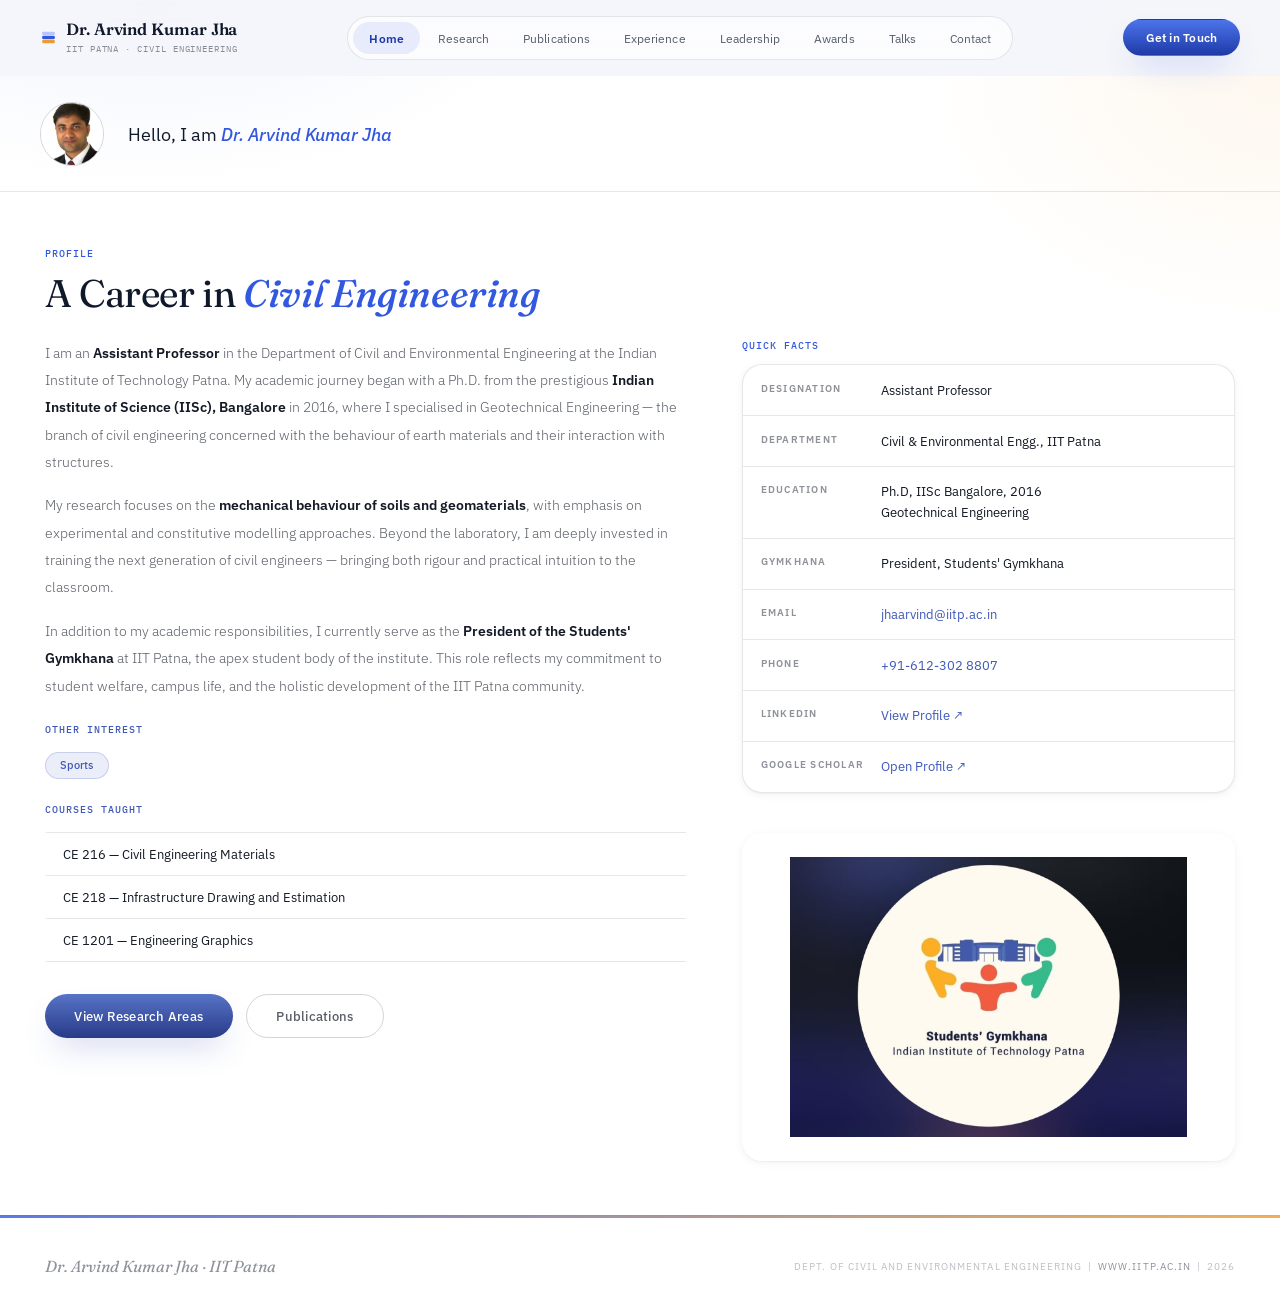
<file: index.html>
<!DOCTYPE html>
<html lang="en">
<head>
<meta charset="UTF-8">
<meta name="viewport" content="width=device-width, initial-scale=1.0">
<meta name="description" content="Dr. Arvind Kumar Jha — Assistant Professor, Dept. of Civil and Environmental Engineering, IIT Patna. Specialist in Geotechnical Engineering, Ground Improvement and Bio-Geotechnics.">
<title>Dr. Arvind Kumar Jha · IIT Patna</title>
<meta name="theme-color" content="#f4f6fb">
<link rel="icon" type="image/svg+xml" href="favicon.svg">
<link rel="preconnect" href="https://fonts.googleapis.com">
<link rel="preconnect" href="https://fonts.gstatic.com" crossorigin>
<link href="https://fonts.googleapis.com/css2?family=Fraunces:opsz,wght,ital@9..144,300,0;9..144,340,0;9..144,400,0;9..144,500,0;9..144,600,0;9..144,400,1;9..144,500,1&family=IBM+Plex+Sans:wght@300;400;500;600&family=IBM+Plex+Mono:wght@400;500;600&display=swap" rel="stylesheet">
<link rel="stylesheet" href="style.css">
<style>
.about-sec{padding:3.4rem clamp(1.25rem,3.5vw,5rem)}
.about-sec .about-grid{margin-top:1.5rem}
</style>
</head>
<body>

<a href="#main" class="btn btn-dark" style="position:absolute;left:-9999px;top:0;z-index:9999" onfocus="this.style.left='0'" onblur="this.style.left='-9999px'">Skip to main content</a>

<header id="nav">
  <a href="index.html" class="nav-brand"><span class="nav-brand-mark" aria-hidden="true"><svg viewBox="0 0 24 24" width="17" height="17"><rect x="3" y="4" width="18" height="4.6" rx="1.6" fill="#b6c6fb"/><rect x="3" y="9.7" width="18" height="4.6" rx="1.6" fill="#3358e0"/><rect x="3" y="15.4" width="18" height="4.6" rx="1.6" fill="#ee9d2b"/></svg></span><span class="nav-brand-text"><span class="nav-brand-name">Dr. Arvind Kumar Jha</span><span class="nav-brand-sub">IIT Patna · Civil Engineering</span></span></a>
  <nav class="nav-links" aria-label="Primary">
    <a href="index.html" class="nav-link active" aria-current="page">Home</a>
    <a href="research.html" class="nav-link">Research</a>
    <a href="publications.html" class="nav-link">Publications</a>
    <a href="experience.html" class="nav-link">Experience</a>
    <a href="leadership.html" class="nav-link">Leadership</a>
    <a href="awards.html" class="nav-link">Awards</a>
    <a href="talks.html" class="nav-link">Talks</a>
    <a href="contact.html" class="nav-link">Contact</a>
  </nav>
  <a href="contact.html" class="nav-cta">Get in Touch</a>
  <button id="hamburger" aria-label="Toggle navigation" aria-expanded="false">
    <span></span><span></span><span></span>
  </button>
</header>
<nav id="mobile-nav" aria-label="Mobile navigation">
  <a href="index.html" class="active">Home</a>
  <a href="research.html">Research</a>
  <a href="publications.html">Publications</a>
  <a href="experience.html">Experience</a>
  <a href="leadership.html">Leadership</a>
  <a href="awards.html">Awards</a>
  <a href="talks.html">Talks</a>
  <a href="contact.html">Contact</a>
</nav>

<div class="profile-strip">
  <img src="proff.jpg" alt="Dr. Arvind Kumar Jha">
  <div class="profile-strip-text">Hello, I am <em>Dr. Arvind Kumar Jha</em></div>
</div>

<main id="main">

<section class="sec about-sec">
  <div class="sec-eyebrow reveal">Profile</div>
  <h2 class="sec-h reveal">A Career in <em>Civil Engineering</em></h2>
  <div class="about-grid">
    <div class="bio reveal">
      <p>I am an <strong>Assistant Professor</strong> in the Department of Civil and Environmental Engineering at the Indian Institute of Technology Patna. My academic journey began with a Ph.D. from the prestigious <strong>Indian Institute of Science (IISc), Bangalore</strong> in 2016, where I specialised in Geotechnical Engineering — the branch of civil engineering concerned with the behaviour of earth materials and their interaction with structures.</p>
      <p>My research focuses on the <strong>mechanical behaviour of soils and geomaterials</strong>, with emphasis on experimental and constitutive modelling approaches. Beyond the laboratory, I am deeply invested in training the next generation of civil engineers — bringing both rigour and practical intuition to the classroom.</p>
      <p>In addition to my academic responsibilities, I currently serve as the <strong>President of the Students' Gymkhana</strong> at IIT Patna, the apex student body of the institute. This role reflects my commitment to student welfare, campus life, and the holistic development of the IIT Patna community.</p>

      <div style="margin-top:1.5rem">
        <div class="sec-eyebrow" style="margin-bottom:.6rem">Other Interest</div>
        <div class="chip-list"><span class="chip">Sports</span></div>
      </div>

      <div style="margin-top:1.5rem">
        <div class="sec-eyebrow" style="margin-bottom:.6rem">Courses Taught</div>
        <div class="courses-list">
          <div class="course-item">CE 216 — Civil Engineering Materials</div>
          <div class="course-item">CE 218 — Infrastructure Drawing and Estimation</div>
          <div class="course-item">CE 1201 — Engineering Graphics</div>
        </div>
      </div>

      <div class="cta-row">
        <a href="research.html" class="btn btn-blue">View Research Areas</a>
        <a href="publications.html" class="btn btn-outline">Publications</a>
      </div>
    </div>

    <div class="reveal">
      <div class="sec-eyebrow" style="margin-bottom:.8rem">Quick Facts</div>
      <div class="info-panel">
        <div class="info-row"><div class="info-label">Designation</div><div class="info-val">Assistant Professor</div></div>
        <div class="info-row"><div class="info-label">Department</div><div class="info-val">Civil &amp; Environmental Engg., IIT Patna</div></div>
        <div class="info-row"><div class="info-label">Education</div><div class="info-val">Ph.D, IISc Bangalore, 2016<br>Geotechnical Engineering</div></div>
        <div class="info-row"><div class="info-label">Gymkhana</div><div class="info-val">President, Students' Gymkhana</div></div>
        <div class="info-row"><div class="info-label">Email</div><div class="info-val"><a href="mailto:jhaarvind@iitp.ac.in">jhaarvind@iitp.ac.in</a></div></div>
        <div class="info-row"><div class="info-label">Phone</div><div class="info-val"><a href="tel:+916123028807">+91-612-302&nbsp;8807</a></div></div>
        <div class="info-row"><div class="info-label">LinkedIn</div><div class="info-val"><a href="https://www.linkedin.com/in/arvind-kumar-jha-04a68123/" target="_blank" rel="noopener noreferrer">View Profile ↗</a></div></div>
        <div class="info-row"><div class="info-label">Google Scholar</div><div class="info-val"><a href="https://scholar.google.com/citations?user=ujQ_csYAAAAJ&hl=en" target="_blank" rel="noopener noreferrer">Open Profile ↗</a></div></div>
      </div>

      <div class="gymkhana-card">
        <img src="GYMKHANA.jpeg" alt="IIT Patna Students' Gymkhana logo" loading="lazy">
      </div>
    </div>
  </div>
</section>

</main>

<footer>
  <div class="ft-l">Dr. Arvind Kumar Jha · IIT Patna</div>
  <div class="ft-r">Dept. of Civil and Environmental Engineering &nbsp;|&nbsp; <a href="https://www.iitp.ac.in" target="_blank" rel="noopener noreferrer">www.iitp.ac.in</a> &nbsp;|&nbsp; 2026</div>
</footer>

<button id="btt" aria-label="Back to top">
  <svg viewBox="0 0 24 24"><path d="M12 19V5M5 12l7-7 7 7"/></svg>
</button>

<script src="main.js" defer></script>
<script src="supabase-data.js" defer></script>
</body>
</html>
</file>
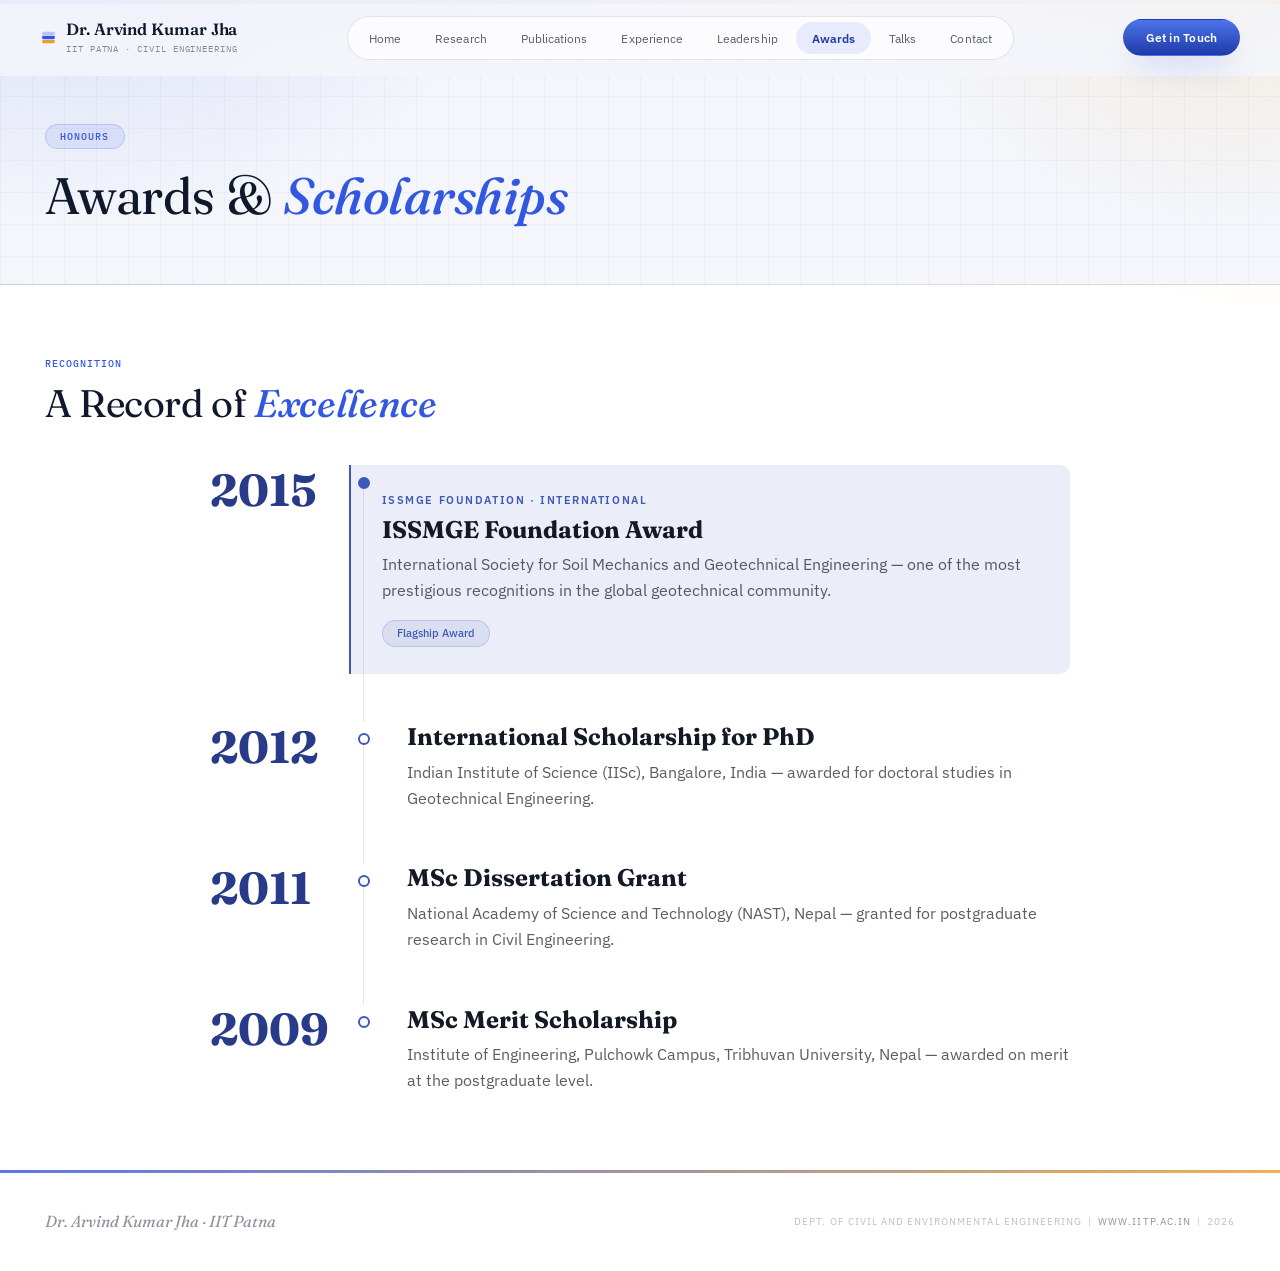
<file: awards.html>
<!DOCTYPE html>
<html lang="en">
<head>
<meta charset="UTF-8">
<meta name="viewport" content="width=device-width,initial-scale=1.0">
<meta name="description" content="Awards and scholarships of Dr. Arvind Kumar Jha — ISSMGE Foundation Award 2015 and international scholarships.">
<title>Awards — Dr. Arvind Kumar Jha · IIT Patna</title>
<meta name="theme-color" content="#f4f6fb">
<link rel="icon" type="image/svg+xml" href="favicon.svg">
<link rel="preconnect" href="https://fonts.googleapis.com">
<link rel="preconnect" href="https://fonts.gstatic.com" crossorigin>
<link href="https://fonts.googleapis.com/css2?family=Fraunces:opsz,wght,ital@9..144,300,0;9..144,340,0;9..144,400,0;9..144,500,0;9..144,600,0;9..144,400,1;9..144,500,1&family=IBM+Plex+Sans:wght@300;400;500;600&family=IBM+Plex+Mono:wght@400;500;600&display=swap" rel="stylesheet">
<link rel="stylesheet" href="style.css">
<style>

.awards-timeline{
  max-width:860px;margin:2.5rem auto 0;
}
.awt-item{
  display:grid;grid-template-columns:140px 28px 1fr;
  align-items:start;gap:0;position:relative;
}
.awt-item:not(:last-child){padding-bottom:3rem}
.awt-item:not(:last-child)::after{
  content:'';position:absolute;left:153px;top:18px;bottom:0;
  width:1px;background:var(--rule);
}
.awt-year{
  font-family:'Fraunces',Georgia,serif;
  font-size:2.8rem;font-weight:700;color:var(--blue-d);line-height:1;
  padding-top:.15rem;
}
.awt-dot-col{display:flex;justify-content:center;padding-top:.7rem}
.awt-dot{
  width:12px;height:12px;border-radius:50%;
  border:2px solid var(--blue);background:var(--white);
}
.awt-item.featured .awt-dot{background:var(--blue)}
.awt-body{padding-left:1.8rem;padding-bottom:.25rem}
.awt-item.featured .awt-body{
  border-left:2px solid var(--blue);
  padding:1.7rem 1.8rem;margin-left:-1.8rem;padding-left:1.9rem;
  background:var(--blue-l);border-radius:0 10px 10px 0;
}
.awt-tag{font-size:.7rem;letter-spacing:.14em;text-transform:uppercase;color:var(--blue);font-weight:600;margin-bottom:.5rem}
.awt-name{font-family:'Fraunces',Georgia,serif;font-size:1.5rem;font-weight:700;color:var(--ink);margin-bottom:.4rem;line-height:1.25}
.awt-org{font-size:1rem;color:var(--muted);line-height:1.65}

@media(max-width:600px){
  .awt-item{grid-template-columns:80px 24px 1fr}
  .awt-item:not(:last-child)::after{left:92px}
  .awt-year{font-size:2rem}
  .awt-name{font-size:1.25rem}
  .awt-org{font-size:.9rem}
}
</style>
</head>
<body>
<a href="#main" class="btn btn-dark" style="position:absolute;left:-9999px;top:0;z-index:9999" onfocus="this.style.left='0'" onblur="this.style.left='-9999px'">Skip to main content</a>
<header id="nav">
  <a href="index.html" class="nav-brand"><span class="nav-brand-mark" aria-hidden="true"><svg viewBox="0 0 24 24" width="17" height="17"><rect x="3" y="4" width="18" height="4.6" rx="1.6" fill="#b6c6fb"/><rect x="3" y="9.7" width="18" height="4.6" rx="1.6" fill="#3358e0"/><rect x="3" y="15.4" width="18" height="4.6" rx="1.6" fill="#ee9d2b"/></svg></span><span class="nav-brand-text"><span class="nav-brand-name">Dr. Arvind Kumar Jha</span><span class="nav-brand-sub">IIT Patna · Civil Engineering</span></span></a>
  <nav class="nav-links" aria-label="Primary">
    <a href="index.html" class="nav-link">Home</a><a href="research.html" class="nav-link">Research</a><a href="publications.html" class="nav-link">Publications</a>
    <a href="experience.html" class="nav-link">Experience</a><a href="leadership.html" class="nav-link">Leadership</a>
    <a href="awards.html" class="nav-link active" aria-current="page">Awards</a>
    <a href="talks.html" class="nav-link">Talks</a><a href="contact.html" class="nav-link">Contact</a>
  </nav>
  <a href="contact.html" class="nav-cta">Get in Touch</a>
  <button id="hamburger" aria-label="Toggle navigation" aria-expanded="false"><span></span><span></span><span></span></button>
</header>
<nav id="mobile-nav" aria-label="Mobile navigation">
  <a href="index.html">Home</a><a href="research.html">Research</a><a href="publications.html">Publications</a>
  <a href="experience.html">Experience</a><a href="leadership.html">Leadership</a><a href="awards.html" class="active">Awards</a>
  <a href="talks.html">Talks</a><a href="contact.html">Contact</a>
</nav>

<div class="page-hero">
  <div class="ph-eyebrow">Honours</div>
  <h1 class="ph-h">Awards &amp; <em>Scholarships</em></h1>
</div>

<main id="main">
<section class="sec">
  <div class="sec-eyebrow reveal">Recognition</div>
  <h2 class="sec-h reveal">A Record of <em>Excellence</em></h2>

  <div class="awards-timeline reveal" role="list">

    <div class="awt-item featured" role="listitem">
      <div class="awt-year">2015</div>
      <div class="awt-dot-col"><div class="awt-dot"></div></div>
      <div class="awt-body">
        <div class="awt-tag">ISSMGE Foundation · International</div>
        <div class="awt-name">ISSMGE Foundation Award</div>
        <div class="awt-org">International Society for Soil Mechanics and Geotechnical Engineering — one of the most prestigious recognitions in the global geotechnical community.</div>
        <div style="margin-top:1rem"><span class="chip">Flagship Award</span></div>
      </div>
    </div>

    <div class="awt-item" role="listitem">
      <div class="awt-year">2012</div>
      <div class="awt-dot-col"><div class="awt-dot"></div></div>
      <div class="awt-body">
        <div class="awt-name">International Scholarship for PhD</div>
        <div class="awt-org">Indian Institute of Science (IISc), Bangalore, India — awarded for doctoral studies in Geotechnical Engineering.</div>
      </div>
    </div>

    <div class="awt-item" role="listitem">
      <div class="awt-year">2011</div>
      <div class="awt-dot-col"><div class="awt-dot"></div></div>
      <div class="awt-body">
        <div class="awt-name">MSc Dissertation Grant</div>
        <div class="awt-org">National Academy of Science and Technology (NAST), Nepal — granted for postgraduate research in Civil Engineering.</div>
      </div>
    </div>

    <div class="awt-item" role="listitem">
      <div class="awt-year">2009</div>
      <div class="awt-dot-col"><div class="awt-dot"></div></div>
      <div class="awt-body">
        <div class="awt-name">MSc Merit Scholarship</div>
        <div class="awt-org">Institute of Engineering, Pulchowk Campus, Tribhuvan University, Nepal — awarded on merit at the postgraduate level.</div>
      </div>
    </div>

  </div>
</section>
</main>

<footer>
  <div class="ft-l">Dr. Arvind Kumar Jha · IIT Patna</div>
  <div class="ft-r">Dept. of Civil and Environmental Engineering &nbsp;|&nbsp; <a href="https://www.iitp.ac.in" target="_blank" rel="noopener noreferrer">www.iitp.ac.in</a> &nbsp;|&nbsp; 2026</div>
</footer>
<button id="btt" aria-label="Back to top"><svg viewBox="0 0 24 24"><path d="M12 19V5M5 12l7-7 7 7"/></svg></button>
<script src="main.js" defer></script>
<script src="supabase-data.js" defer></script>
</body>
</html>
</file>
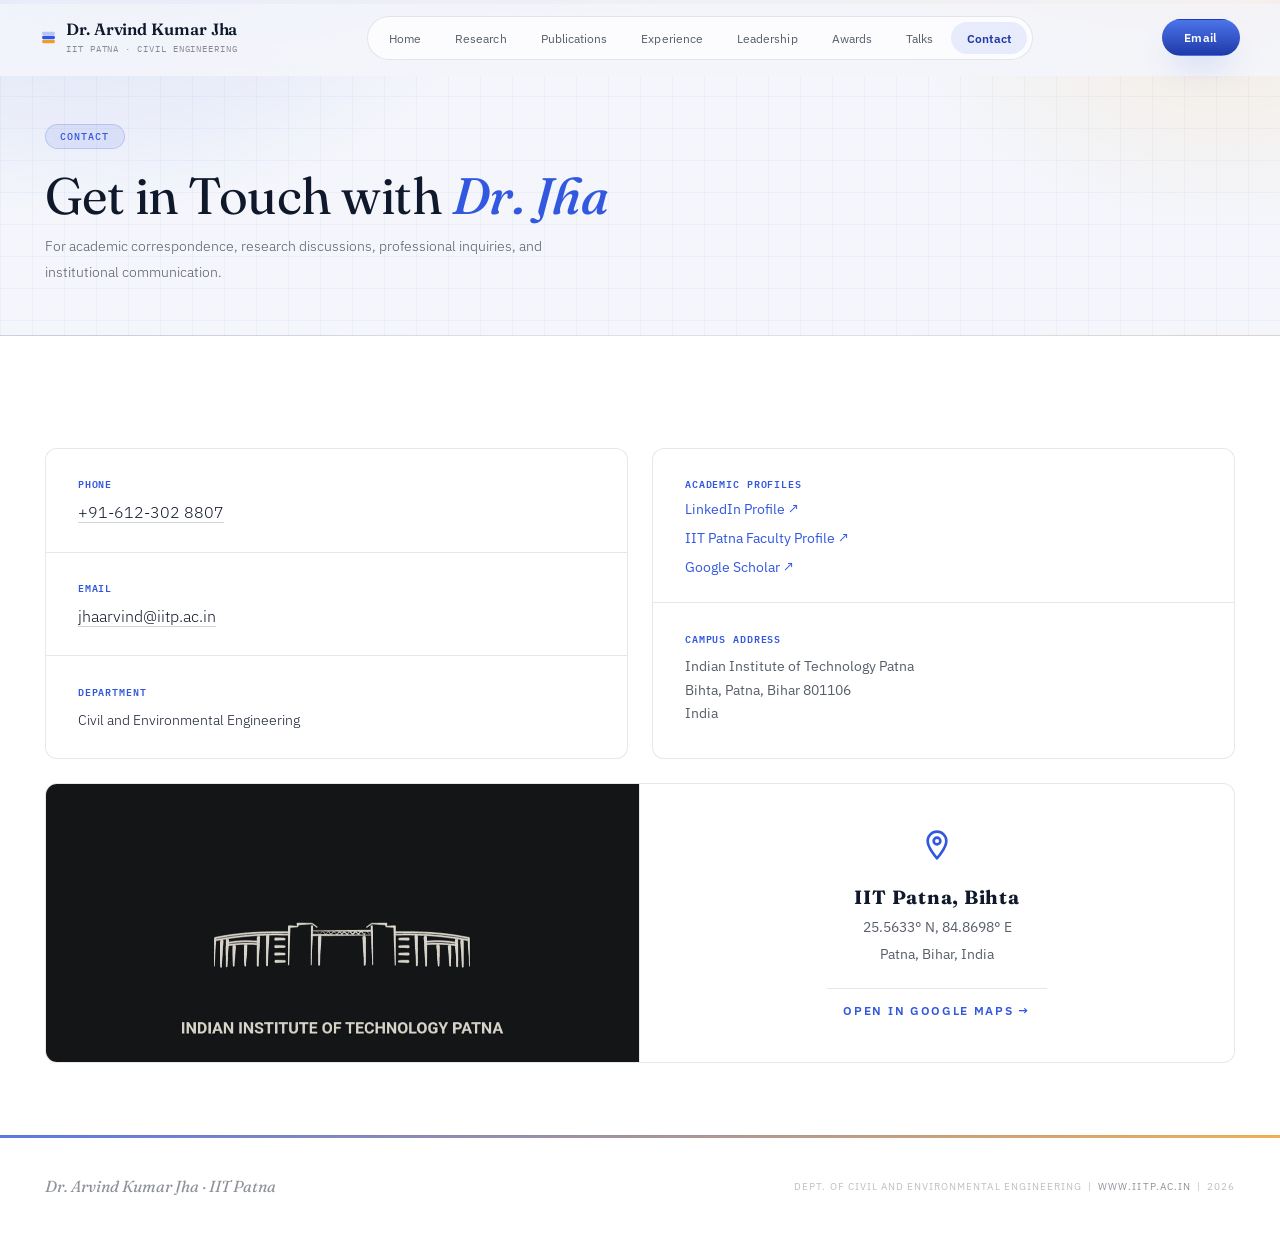
<file: contact.html>
<!DOCTYPE html>
<html lang="en">
<head>
<meta charset="UTF-8">
<meta name="viewport" content="width=device-width,initial-scale=1.0">
<meta name="description" content="Contact Dr. Arvind Kumar Jha — Assistant Professor, IIT Patna. Email, phone, campus address, and academic profiles.">
<title>Contact — Dr. Arvind Kumar Jha · IIT Patna</title>
<meta name="theme-color" content="#f4f6fb">
<link rel="icon" type="image/svg+xml" href="favicon.svg">
<link rel="preconnect" href="https://fonts.googleapis.com">
<link rel="preconnect" href="https://fonts.gstatic.com" crossorigin>
<link href="https://fonts.googleapis.com/css2?family=Fraunces:opsz,wght,ital@9..144,300,0;9..144,340,0;9..144,400,0;9..144,500,0;9..144,600,0;9..144,400,1;9..144,500,1&family=IBM+Plex+Sans:wght@300;400;500;600&family=IBM+Plex+Mono:wght@400;500;600&display=swap" rel="stylesheet">
<link rel="stylesheet" href="style.css">
<style>
.contact-stack-grid{
  display:grid;grid-template-columns:1fr 1fr;
  gap:1.5rem;margin-top:2.5rem;
}
.contact-stack{
  border:1px solid var(--rule);border-radius:12px;
  background:var(--white);overflow:hidden;
}
.contact-row{padding:1.6rem 2rem;border-bottom:1px solid var(--rule)}
.contact-row:last-child{border-bottom:none}
.contact-row .c-label{margin-bottom:.5rem}
.contact-row .profile-links{margin-top:.3rem}

.iitp-showcase{
  display:grid;grid-template-columns:1fr 1fr;
  border:1px solid var(--rule);border-radius:12px;overflow:hidden;
  background:var(--off);min-height:280px;margin-top:1.5rem;
}
.iitp-left{
  border-right:1px solid var(--rule);
  overflow:hidden;display:flex;align-items:center;justify-content:center;
}
.iitp-left img{width:100%;height:100%;display:block;object-fit:cover;object-position:center}
.iitp-right{
  width:100%;display:flex;flex-direction:column;
  justify-content:center;align-items:center;
  text-align:center;gap:.55rem;padding:2rem;box-sizing:border-box;
}
.location-mark{font-size:2rem;color:var(--blue);margin-bottom:.4rem}
.location-title{font-family:'Fraunces',Georgia,serif;font-size:1.2rem;font-weight:700;letter-spacing:.04em;color:var(--ink)}
.location-coords{font-size:.85rem;color:var(--muted)}
.location-country{font-size:.85rem;color:var(--muted)}
.location-cta{
  margin-top:1rem;padding-top:.9rem;
  border-top:1px solid var(--rule);width:100%;max-width:220px;
  font-size:.75rem;letter-spacing:.14em;text-transform:uppercase;
  color:var(--blue);font-weight:600;transition:.2s;
}
.location-link{
  text-decoration:none;color:inherit;
  display:flex;width:100%;transition:background .2s;
}
.location-link:hover .iitp-right{background:var(--blue-l)}
.location-link:hover .location-cta{color:var(--blue-d)}

@media(max-width:700px){
  .contact-stack-grid{grid-template-columns:1fr}
  .iitp-showcase{grid-template-columns:1fr;min-height:auto}
  .iitp-left{border-right:none;border-bottom:1px solid var(--rule);min-height:220px}
  .iitp-right{padding:2.5rem 2rem}
}
</style>
</head>
<body>
<a href="#main" class="btn btn-dark" style="position:absolute;left:-9999px;top:0;z-index:9999" onfocus="this.style.left='0'" onblur="this.style.left='-9999px'">Skip to main content</a>
<header id="nav">
  <a href="index.html" class="nav-brand"><span class="nav-brand-mark" aria-hidden="true"><svg viewBox="0 0 24 24" width="17" height="17"><rect x="3" y="4" width="18" height="4.6" rx="1.6" fill="#b6c6fb"/><rect x="3" y="9.7" width="18" height="4.6" rx="1.6" fill="#3358e0"/><rect x="3" y="15.4" width="18" height="4.6" rx="1.6" fill="#ee9d2b"/></svg></span><span class="nav-brand-text"><span class="nav-brand-name">Dr. Arvind Kumar Jha</span><span class="nav-brand-sub">IIT Patna · Civil Engineering</span></span></a>
  <nav class="nav-links" aria-label="Primary">
    <a href="index.html" class="nav-link">Home</a><a href="research.html" class="nav-link">Research</a><a href="publications.html" class="nav-link">Publications</a>
    <a href="experience.html" class="nav-link">Experience</a><a href="leadership.html" class="nav-link">Leadership</a>
    <a href="awards.html" class="nav-link">Awards</a><a href="talks.html" class="nav-link">Talks</a>
    <a href="contact.html" class="nav-link active" aria-current="page">Contact</a>
  </nav>
  <a href="mailto:jhaarvind@iitp.ac.in" class="nav-cta">Email</a>
  <button id="hamburger" aria-label="Toggle navigation" aria-expanded="false"><span></span><span></span><span></span></button>
</header>
<nav id="mobile-nav" aria-label="Mobile navigation">
  <a href="index.html">Home</a><a href="research.html">Research</a><a href="publications.html">Publications</a>
  <a href="experience.html">Experience</a><a href="leadership.html">Leadership</a>
  <a href="awards.html">Awards</a><a href="talks.html">Talks</a><a href="contact.html" class="active">Contact</a>
</nav>

<div class="page-hero">
  <div class="ph-eyebrow">Contact</div>
  <h1 class="ph-h">Get in Touch with <em>Dr. Jha</em></h1>
  <p class="ph-sub">For academic correspondence, research discussions, professional inquiries, and institutional communication.</p>
</div>

<main id="main">
<section class="sec">

  <div class="contact-stack-grid reveal">

    <div class="contact-stack">
      <div class="contact-row">
        <div class="c-label">Phone</div>
        <div class="c-val"><a href="tel:+916123028807">+91-612-302 8807</a></div>
      </div>
      <div class="contact-row">
        <div class="c-label">Email</div>
        <div class="c-val"><a href="mailto:jhaarvind@iitp.ac.in">jhaarvind@iitp.ac.in</a></div>
      </div>
      <div class="contact-row">
        <div class="c-label">Department</div>
        <div class="c-val" data-field="dept" style="font-size:.9rem;line-height:1.7">Civil and Environmental Engineering</div>
      </div>
    </div>

    <div class="contact-stack">
      <div class="contact-row">
        <div class="c-label">Academic Profiles</div>
        <div class="profile-links">
          <a href="https://www.linkedin.com/in/arvind-kumar-jha-04a68123/" target="_blank" rel="noopener noreferrer">LinkedIn Profile ↗</a>
          <a href="https://iitp.ac.in/departments/civil-engineering/faculty/profile?id=153" target="_blank" rel="noopener noreferrer">IIT Patna Faculty Profile ↗</a>
          <a href="https://scholar.google.com/citations?user=ujQ_csYAAAAJ&hl=en" target="_blank" rel="noopener noreferrer">Google Scholar ↗</a>
        </div>
      </div>
      <div class="contact-row">
        <div class="c-label">Campus Address</div>
        <address style="font-style:normal;font-size:.85rem;color:var(--muted);line-height:1.75">
          Indian Institute of Technology Patna<br>
          Bihta, Patna, Bihar 801106<br>
          India
        </address>
      </div>
    </div>

  </div>

  <div class="iitp-showcase reveal">

    <div class="iitp-left">
      <a href="https://iitp.ac.in/" target="_blank" rel="noopener noreferrer" style="display:block;width:100%;height:100%">
        <img src="iitp.jpeg" alt="Indian Institute of Technology Patna campus" width="800" height="600" loading="lazy">
      </a>
    </div>

    <a href="https://www.google.com/maps/place/Indian+Institute+of+Technology,+Patna/@25.5356448,84.8487217,786m/" target="_blank" rel="noopener noreferrer" class="location-link" aria-label="Open IIT Patna location in Google Maps">
      <div class="iitp-right">
        <div class="location-mark" aria-hidden="true"><svg viewBox="0 0 24 24" width="32" height="32" fill="none" stroke="currentColor" stroke-width="2" stroke-linecap="round" stroke-linejoin="round"><path d="M12 2C8.13 2 5 5.13 5 9c0 5.25 7 13 7 13s7-7.75 7-13c0-3.87-3.13-7-7-7z"/><circle cx="12" cy="9" r="2.5"/></svg></div>
        <div class="location-title">IIT Patna, Bihta</div>
        <div class="location-coords">25.5633° N, 84.8698° E</div>
        <div class="location-country">Patna, Bihar, India</div>
        <div class="location-cta">Open in Google Maps →</div>
      </div>
    </a>

  </div>

</section>
</main>

<footer>
  <div class="ft-l">Dr. Arvind Kumar Jha · IIT Patna</div>
  <div class="ft-r">Dept. of Civil and Environmental Engineering &nbsp;|&nbsp; <a href="https://www.iitp.ac.in" target="_blank" rel="noopener noreferrer">www.iitp.ac.in</a> &nbsp;|&nbsp; 2026</div>
</footer>
<button id="btt" aria-label="Back to top"><svg viewBox="0 0 24 24"><path d="M12 19V5M5 12l7-7 7 7"/></svg></button>
<script src="main.js" defer></script>
<script src="supabase-data.js" defer></script>
</body>
</html>
</file>
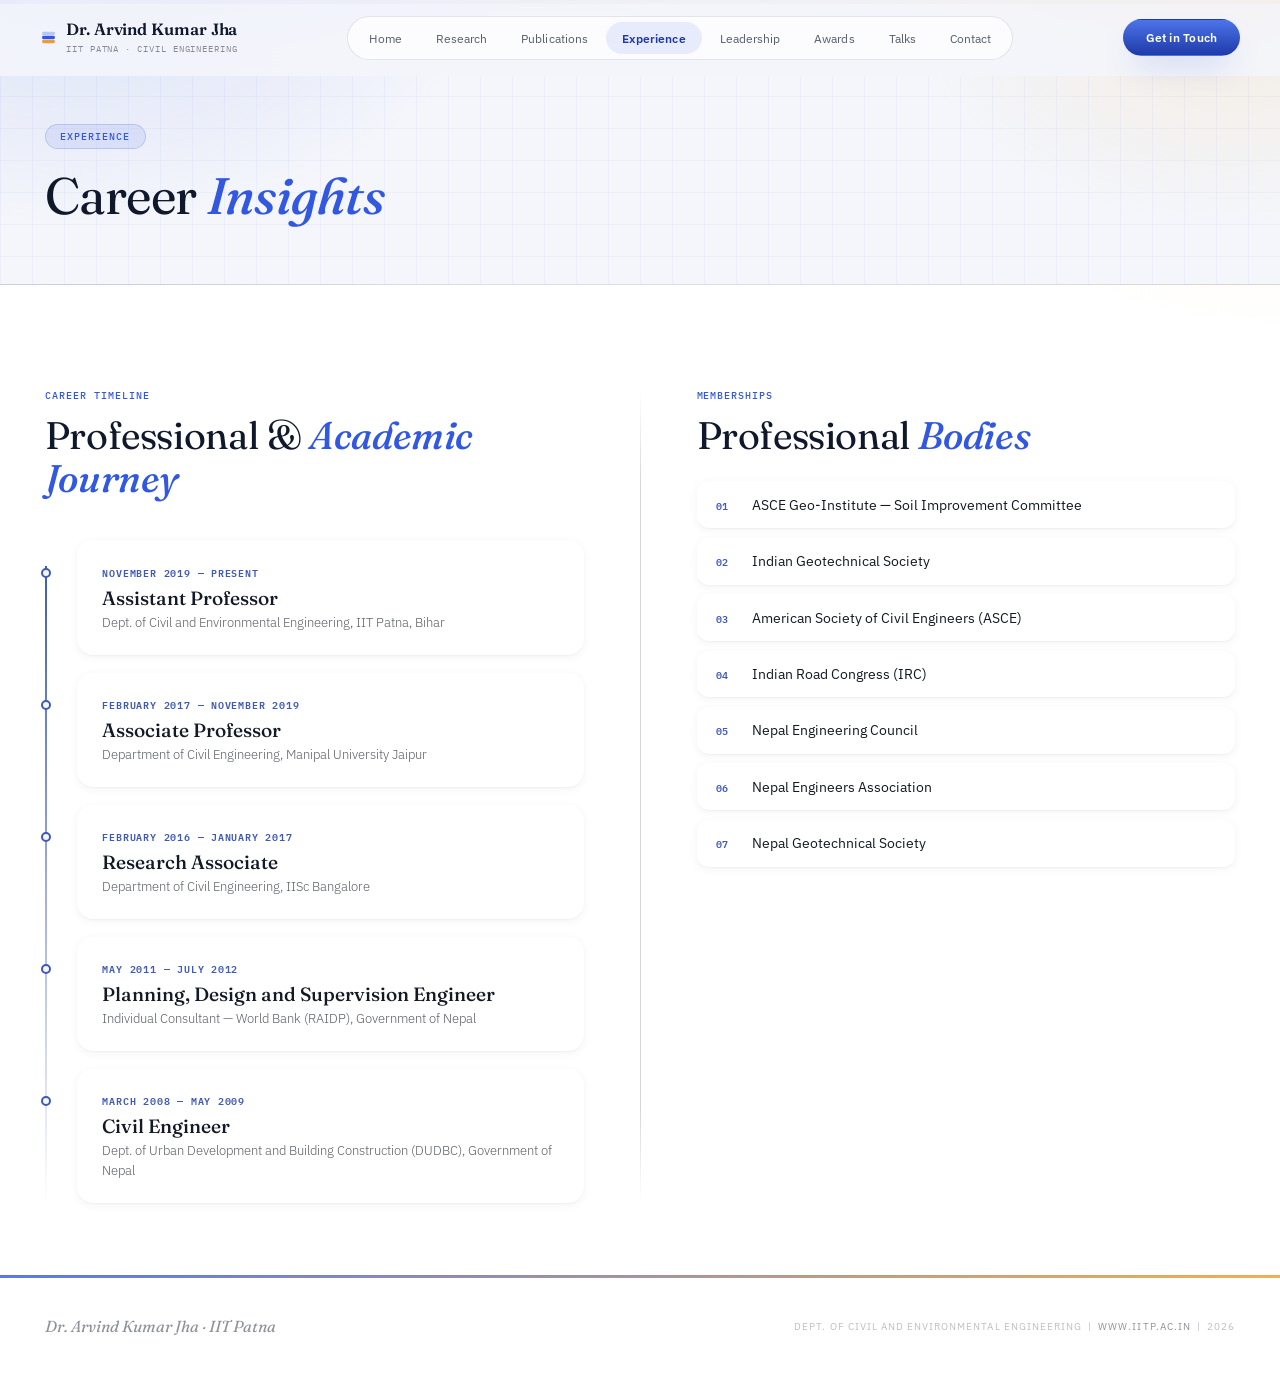
<file: experience.html>
<!DOCTYPE html>
<html lang="en">
<head>
<meta charset="UTF-8">
<meta name="viewport" content="width=device-width,initial-scale=1.0">
<meta name="description" content="Professional career and academic experience of Dr. Arvind Kumar Jha — IIT Patna, IISc Bangalore, Manipal University Jaipur, Government of Nepal.">
<title>Experience — Dr. Arvind Kumar Jha · IIT Patna</title>
<meta name="theme-color" content="#f4f6fb">
<link rel="icon" type="image/svg+xml" href="favicon.svg">
<link rel="preconnect" href="https://fonts.googleapis.com">
<link rel="preconnect" href="https://fonts.gstatic.com" crossorigin>
<link href="https://fonts.googleapis.com/css2?family=Fraunces:opsz,wght,ital@9..144,300,0;9..144,340,0;9..144,400,0;9..144,500,0;9..144,600,0;9..144,400,1;9..144,500,1&family=IBM+Plex+Sans:wght@300;400;500;600&family=IBM+Plex+Mono:wght@400;500;600&display=swap" rel="stylesheet">
<link rel="stylesheet" href="style.css">
<style>
.about-grid.with-divider{
  grid-template-columns:1fr 1px 1fr;
  gap:3.5rem;
  align-items:start;
}
.about-divider{
  align-self:stretch;width:1px;
  background:linear-gradient(to bottom,transparent 0%,var(--rule2) 12%,var(--rule2) 88%,transparent 100%);
}
@media(max-width:1100px){
  .about-grid.with-divider{grid-template-columns:1fr}
  .about-divider{display:none}
}
</style>
</head>
<body>

<a href="#main" class="btn btn-dark" style="position:absolute;left:-9999px;top:0;z-index:9999" onfocus="this.style.left='0'" onblur="this.style.left='-9999px'">Skip to main content</a>

<header id="nav">
  <a href="index.html" class="nav-brand"><span class="nav-brand-mark" aria-hidden="true"><svg viewBox="0 0 24 24" width="17" height="17"><rect x="3" y="4" width="18" height="4.6" rx="1.6" fill="#b6c6fb"/><rect x="3" y="9.7" width="18" height="4.6" rx="1.6" fill="#3358e0"/><rect x="3" y="15.4" width="18" height="4.6" rx="1.6" fill="#ee9d2b"/></svg></span><span class="nav-brand-text"><span class="nav-brand-name">Dr. Arvind Kumar Jha</span><span class="nav-brand-sub">IIT Patna · Civil Engineering</span></span></a>
  <nav class="nav-links" aria-label="Primary">
    <a href="index.html" class="nav-link">Home</a>
    <a href="research.html" class="nav-link">Research</a>
    <a href="publications.html" class="nav-link">Publications</a>
    <a href="experience.html" class="nav-link active" aria-current="page">Experience</a>
    <a href="leadership.html" class="nav-link">Leadership</a>
    <a href="awards.html" class="nav-link">Awards</a>
    <a href="talks.html" class="nav-link">Talks</a>
    <a href="contact.html" class="nav-link">Contact</a>
  </nav>
  <a href="contact.html" class="nav-cta">Get in Touch</a>
  <button id="hamburger" aria-label="Toggle navigation" aria-expanded="false"><span></span><span></span><span></span></button>
</header>
<nav id="mobile-nav" aria-label="Mobile navigation">
  <a href="index.html">Home</a><a href="research.html">Research</a><a href="publications.html">Publications</a>
  <a href="experience.html" class="active">Experience</a><a href="leadership.html">Leadership</a><a href="awards.html">Awards</a>
  <a href="talks.html">Talks</a><a href="contact.html">Contact</a>
</nav>

<div class="page-hero">
  <div class="ph-eyebrow">Experience</div>
  <h1 class="ph-h">Career <em>Insights</em></h1>
</div>

<main id="main">

<section class="sec">
  <div class="about-grid with-divider">
    <div>
      <div class="sec-eyebrow reveal">Career Timeline</div>
      <h2 class="sec-h reveal">Professional &amp; <em>Academic Journey</em></h2>
      <div class="tl-wrap reveal">
        <div class="tl-spine" aria-hidden="true"></div>
        <div class="tl-entry">
          <div class="tl-dot"></div>
          <div class="tl-date">November 2019 — Present</div>
          <div class="tl-role">Assistant Professor</div>
          <div class="tl-org">Dept. of Civil and Environmental Engineering, IIT Patna, Bihar</div>
        </div>
        <div class="tl-entry">
          <div class="tl-dot"></div>
          <div class="tl-date">February 2017 — November 2019</div>
          <div class="tl-role">Associate Professor</div>
          <div class="tl-org">Department of Civil Engineering, Manipal University Jaipur</div>
        </div>
        <div class="tl-entry">
          <div class="tl-dot"></div>
          <div class="tl-date">February 2016 — January 2017</div>
          <div class="tl-role">Research Associate</div>
          <div class="tl-org">Department of Civil Engineering, IISc Bangalore</div>
        </div>
        <div class="tl-entry">
          <div class="tl-dot"></div>
          <div class="tl-date">May 2011 — July 2012</div>
          <div class="tl-role">Planning, Design and Supervision Engineer</div>
          <div class="tl-org">Individual Consultant — World Bank (RAIDP), Government of Nepal</div>
        </div>
        <div class="tl-entry">
          <div class="tl-dot"></div>
          <div class="tl-date">March 2008 — May 2009</div>
          <div class="tl-role">Civil Engineer</div>
          <div class="tl-org">Dept. of Urban Development and Building Construction (DUDBC), Government of Nepal</div>
        </div>
      </div>
    </div>

    <div class="about-divider" aria-hidden="true"></div>

    <div>
      <div class="sec-eyebrow reveal">Memberships</div>
      <h2 class="sec-h reveal">Professional <em>Bodies</em></h2>
      <div class="mem-list reveal" role="list">
        <div class="mem-item" role="listitem"><span class="mem-num">01</span><span class="mem-text">ASCE Geo-Institute — Soil Improvement Committee</span></div>
        <div class="mem-item" role="listitem"><span class="mem-num">02</span><span class="mem-text">Indian Geotechnical Society</span></div>
        <div class="mem-item" role="listitem"><span class="mem-num">03</span><span class="mem-text">American Society of Civil Engineers (ASCE)</span></div>
        <div class="mem-item" role="listitem"><span class="mem-num">04</span><span class="mem-text">Indian Road Congress (IRC)</span></div>
        <div class="mem-item" role="listitem"><span class="mem-num">05</span><span class="mem-text">Nepal Engineering Council</span></div>
        <div class="mem-item" role="listitem"><span class="mem-num">06</span><span class="mem-text">Nepal Engineers Association</span></div>
        <div class="mem-item" role="listitem"><span class="mem-num">07</span><span class="mem-text">Nepal Geotechnical Society</span></div>
      </div>
    </div>
  </div>
</section>


</main>

<footer>
  <div class="ft-l">Dr. Arvind Kumar Jha · IIT Patna</div>
  <div class="ft-r">Dept. of Civil and Environmental Engineering &nbsp;|&nbsp; <a href="https://www.iitp.ac.in" target="_blank" rel="noopener noreferrer">www.iitp.ac.in</a> &nbsp;|&nbsp; 2026</div>
</footer>
<button id="btt" aria-label="Back to top"><svg viewBox="0 0 24 24"><path d="M12 19V5M5 12l7-7 7 7"/></svg></button>
<script src="main.js" defer></script>
<script src="supabase-data.js" defer></script>
</body>
</html>
</file>
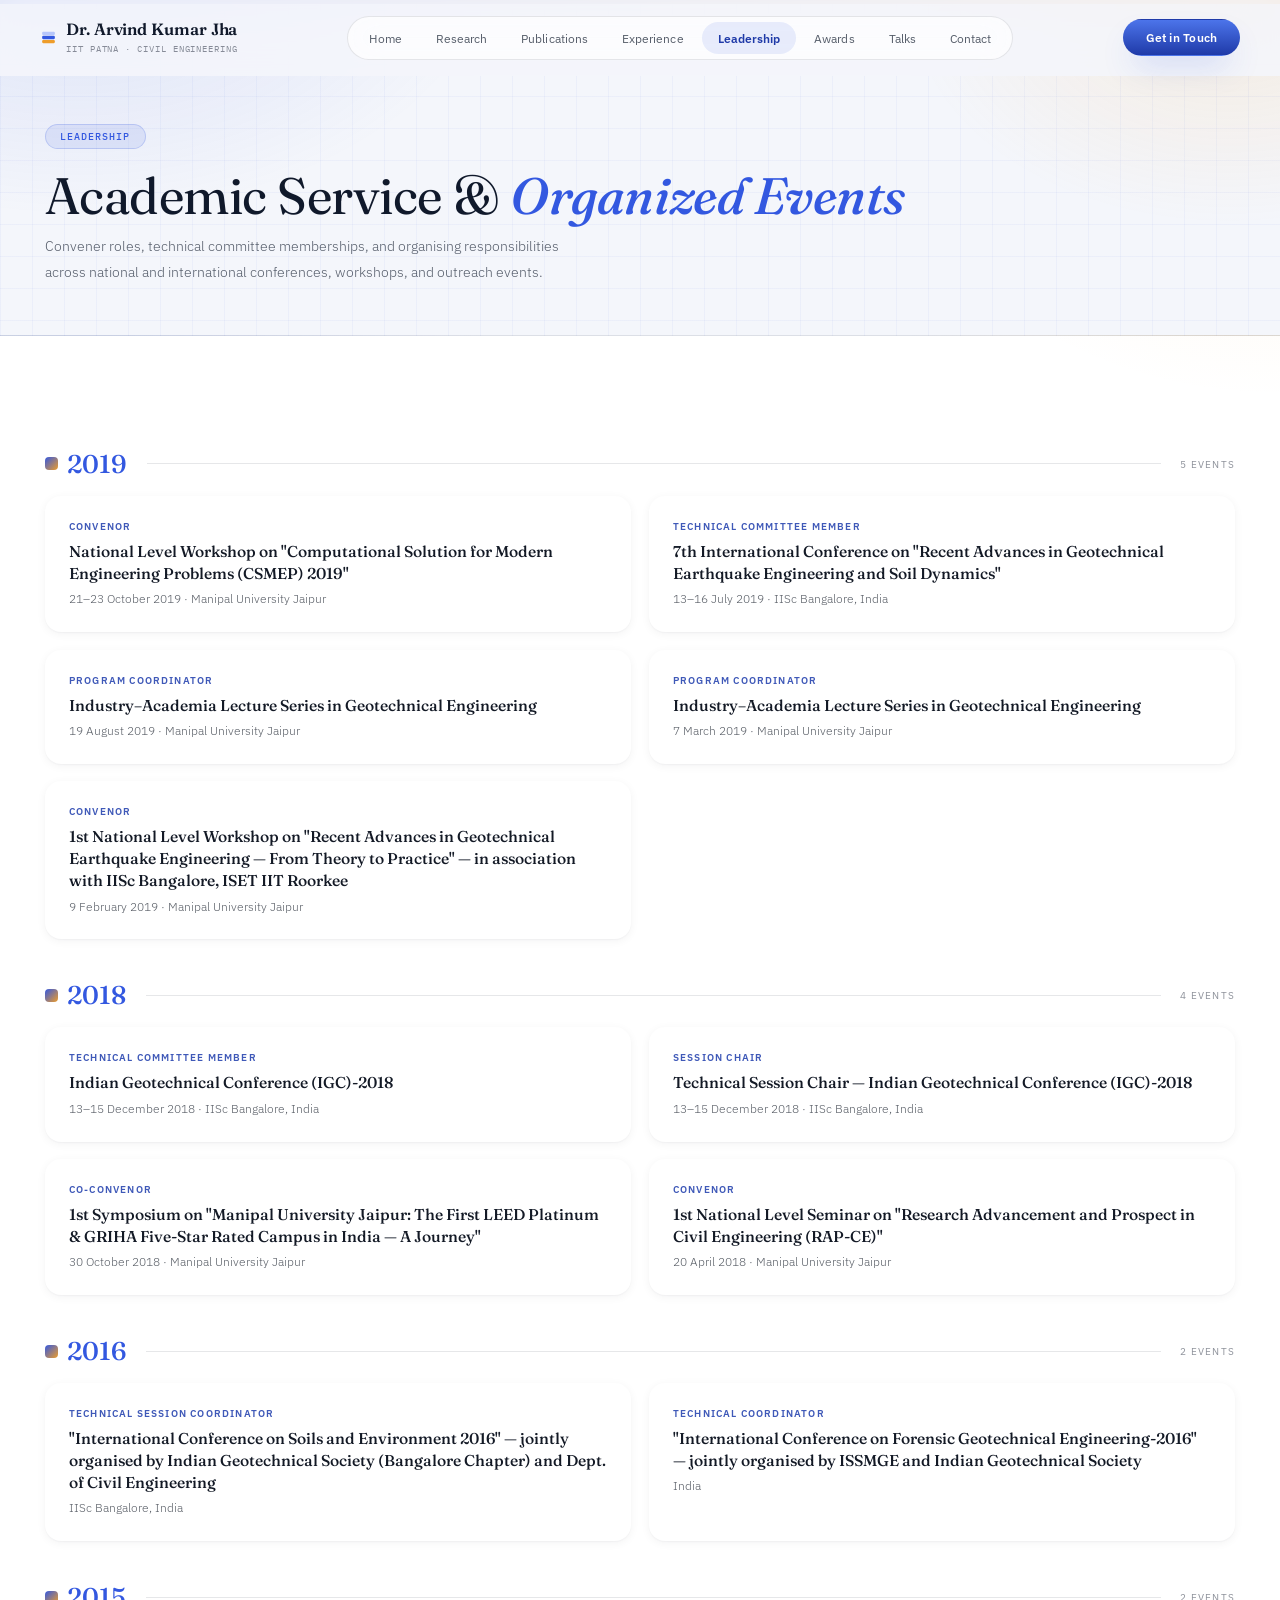
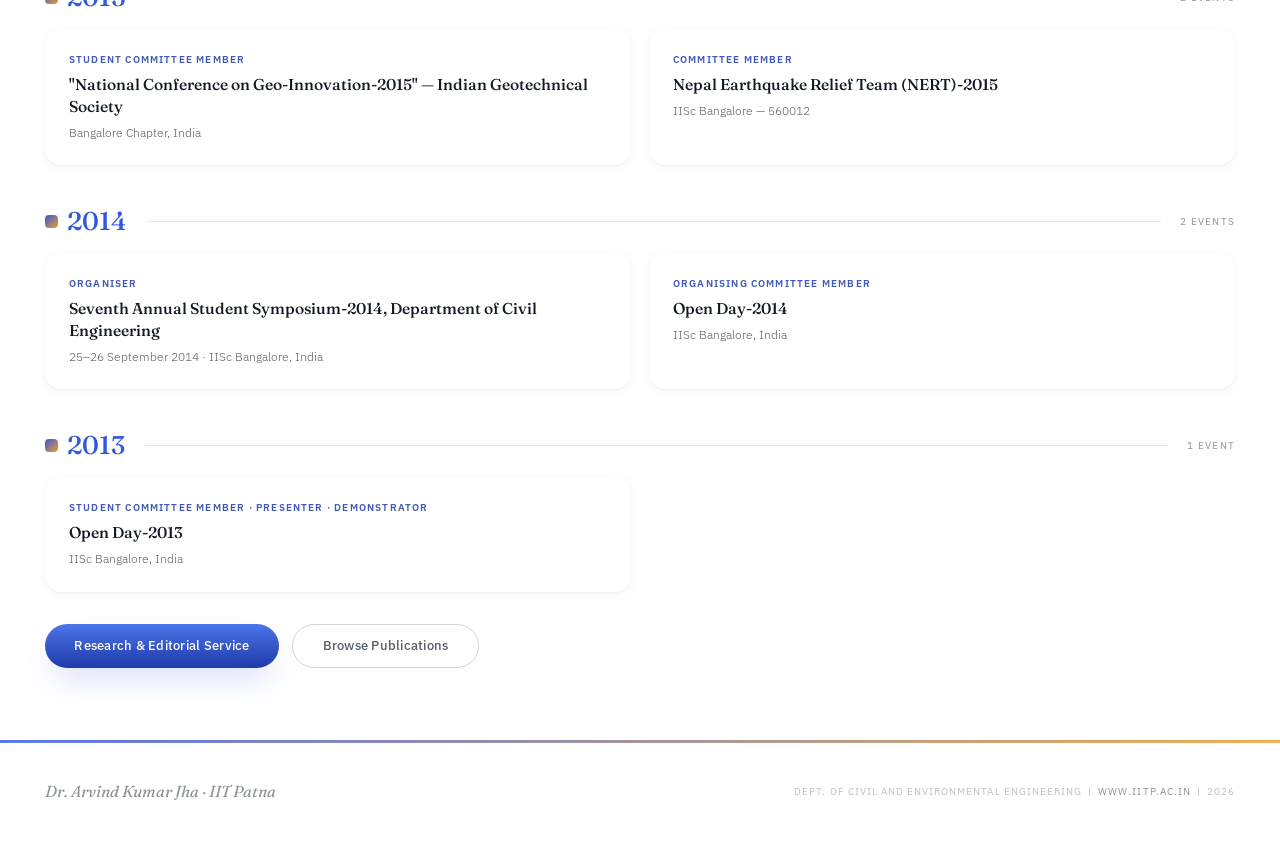
<file: leadership.html>
<!DOCTYPE html>
<html lang="en">
<head>
<meta charset="UTF-8">
<meta name="viewport" content="width=device-width,initial-scale=1.0">
<meta name="description" content="Academic service and organized events by Dr. Arvind Kumar Jha — convener roles, technical committees, editorial contributions.">
<title>Leadership — Dr. Arvind Kumar Jha · IIT Patna</title>
<meta name="theme-color" content="#f4f6fb">
<link rel="icon" type="image/svg+xml" href="favicon.svg">
<link rel="preconnect" href="https://fonts.googleapis.com">
<link rel="preconnect" href="https://fonts.gstatic.com" crossorigin>
<link href="https://fonts.googleapis.com/css2?family=Fraunces:opsz,wght,ital@9..144,300,0;9..144,340,0;9..144,400,0;9..144,500,0;9..144,600,0;9..144,400,1;9..144,500,1&family=IBM+Plex+Sans:wght@300;400;500;600&family=IBM+Plex+Mono:wght@400;500;600&display=swap" rel="stylesheet">
<link rel="stylesheet" href="style.css">
</head>
<body>
<a href="#main" class="btn btn-dark" style="position:absolute;left:-9999px;top:0;z-index:9999" onfocus="this.style.left='0'" onblur="this.style.left='-9999px'">Skip to main content</a>
<header id="nav">
  <a href="index.html" class="nav-brand"><span class="nav-brand-mark" aria-hidden="true"><svg viewBox="0 0 24 24" width="17" height="17"><rect x="3" y="4" width="18" height="4.6" rx="1.6" fill="#b6c6fb"/><rect x="3" y="9.7" width="18" height="4.6" rx="1.6" fill="#3358e0"/><rect x="3" y="15.4" width="18" height="4.6" rx="1.6" fill="#ee9d2b"/></svg></span><span class="nav-brand-text"><span class="nav-brand-name">Dr. Arvind Kumar Jha</span><span class="nav-brand-sub">IIT Patna · Civil Engineering</span></span></a>
  <nav class="nav-links" aria-label="Primary">
    <a href="index.html" class="nav-link">Home</a><a href="research.html" class="nav-link">Research</a><a href="publications.html" class="nav-link">Publications</a>
    <a href="experience.html" class="nav-link">Experience</a>
    <a href="leadership.html" class="nav-link active" aria-current="page">Leadership</a>
    <a href="awards.html" class="nav-link">Awards</a><a href="talks.html" class="nav-link">Talks</a><a href="contact.html" class="nav-link">Contact</a>
  </nav>
  <a href="contact.html" class="nav-cta">Get in Touch</a>
  <button id="hamburger" aria-label="Toggle navigation" aria-expanded="false"><span></span><span></span><span></span></button>
</header>
<nav id="mobile-nav" aria-label="Mobile navigation">
  <a href="index.html">Home</a><a href="research.html">Research</a><a href="publications.html">Publications</a>
  <a href="experience.html">Experience</a><a href="leadership.html" class="active">Leadership</a>
  <a href="awards.html">Awards</a><a href="talks.html">Talks</a><a href="contact.html">Contact</a>
</nav>

<div class="page-hero">
  <div class="ph-eyebrow">Leadership</div>
  <h1 class="ph-h">Academic Service &amp; <em>Organized Events</em></h1>
  <p class="ph-sub">Convener roles, technical committee memberships, and organising responsibilities across national and international conferences, workshops, and outreach events.</p>
</div>

<main id="main">
<section class="sec">

  <div class="yr-header reveal"><div class="yr-num">2019</div><div class="yr-line"></div><div class="yr-count">5 events</div></div>
  <div class="event-grid reveal" role="list">
    <div class="event-card" role="listitem">
      <div class="event-role">Convenor</div>
      <div class="event-title">National Level Workshop on "Computational Solution for Modern Engineering Problems (CSMEP) 2019"</div>
      <div class="event-venue">21–23 October 2019 · Manipal University Jaipur</div>
    </div>
    <div class="event-card" role="listitem">
      <div class="event-role">Technical Committee Member</div>
      <div class="event-title">7th International Conference on "Recent Advances in Geotechnical Earthquake Engineering and Soil Dynamics"</div>
      <div class="event-venue">13–16 July 2019 · IISc Bangalore, India</div>
    </div>
    <div class="event-card" role="listitem">
      <div class="event-role">Program Coordinator</div>
      <div class="event-title">Industry–Academia Lecture Series in Geotechnical Engineering</div>
      <div class="event-venue">19 August 2019 · Manipal University Jaipur</div>
    </div>
    <div class="event-card" role="listitem">
      <div class="event-role">Program Coordinator</div>
      <div class="event-title">Industry–Academia Lecture Series in Geotechnical Engineering</div>
      <div class="event-venue">7 March 2019 · Manipal University Jaipur</div>
    </div>
    <div class="event-card" role="listitem">
      <div class="event-role">Convenor</div>
      <div class="event-title">1st National Level Workshop on "Recent Advances in Geotechnical Earthquake Engineering — From Theory to Practice" — in association with IISc Bangalore, ISET IIT Roorkee</div>
      <div class="event-venue">9 February 2019 · Manipal University Jaipur</div>
    </div>
  </div>

  <div class="yr-header reveal"><div class="yr-num">2018</div><div class="yr-line"></div><div class="yr-count">4 events</div></div>
  <div class="event-grid reveal" role="list">
    <div class="event-card" role="listitem">
      <div class="event-role">Technical Committee Member</div>
      <div class="event-title">Indian Geotechnical Conference (IGC)-2018</div>
      <div class="event-venue">13–15 December 2018 · IISc Bangalore, India</div>
    </div>
    <div class="event-card" role="listitem">
      <div class="event-role">Session Chair</div>
      <div class="event-title">Technical Session Chair — Indian Geotechnical Conference (IGC)-2018</div>
      <div class="event-venue">13–15 December 2018 · IISc Bangalore, India</div>
    </div>
    <div class="event-card" role="listitem">
      <div class="event-role">Co-Convenor</div>
      <div class="event-title">1st Symposium on "Manipal University Jaipur: The First LEED Platinum &amp; GRIHA Five-Star Rated Campus in India — A Journey"</div>
      <div class="event-venue">30 October 2018 · Manipal University Jaipur</div>
    </div>
    <div class="event-card" role="listitem">
      <div class="event-role">Convenor</div>
      <div class="event-title">1st National Level Seminar on "Research Advancement and Prospect in Civil Engineering (RAP-CE)"</div>
      <div class="event-venue">20 April 2018 · Manipal University Jaipur</div>
    </div>
  </div>

  <div class="yr-header reveal"><div class="yr-num">2016</div><div class="yr-line"></div><div class="yr-count">2 events</div></div>
  <div class="event-grid reveal" role="list">
    <div class="event-card" role="listitem">
      <div class="event-role">Technical Session Coordinator</div>
      <div class="event-title">"International Conference on Soils and Environment 2016" — jointly organised by Indian Geotechnical Society (Bangalore Chapter) and Dept. of Civil Engineering</div>
      <div class="event-venue">IISc Bangalore, India</div>
    </div>
    <div class="event-card" role="listitem">
      <div class="event-role">Technical Coordinator</div>
      <div class="event-title">"International Conference on Forensic Geotechnical Engineering-2016" — jointly organised by ISSMGE and Indian Geotechnical Society</div>
      <div class="event-venue">India</div>
    </div>
  </div>

  <div class="yr-header reveal"><div class="yr-num">2015</div><div class="yr-line"></div><div class="yr-count">2 events</div></div>
  <div class="event-grid reveal" role="list">
    <div class="event-card" role="listitem">
      <div class="event-role">Student Committee Member</div>
      <div class="event-title">"National Conference on Geo-Innovation-2015" — Indian Geotechnical Society</div>
      <div class="event-venue">Bangalore Chapter, India</div>
    </div>
    <div class="event-card" role="listitem">
      <div class="event-role">Committee Member</div>
      <div class="event-title">Nepal Earthquake Relief Team (NERT)-2015</div>
      <div class="event-venue">IISc Bangalore — 560012</div>
    </div>
  </div>

  <div class="yr-header reveal"><div class="yr-num">2014</div><div class="yr-line"></div><div class="yr-count">2 events</div></div>
  <div class="event-grid reveal" role="list">
    <div class="event-card" role="listitem">
      <div class="event-role">Organiser</div>
      <div class="event-title">Seventh Annual Student Symposium-2014, Department of Civil Engineering</div>
      <div class="event-venue">25–26 September 2014 · IISc Bangalore, India</div>
    </div>
    <div class="event-card" role="listitem">
      <div class="event-role">Organising Committee Member</div>
      <div class="event-title">Open Day-2014</div>
      <div class="event-venue">IISc Bangalore, India</div>
    </div>
  </div>

  <div class="yr-header reveal"><div class="yr-num">2013</div><div class="yr-line"></div><div class="yr-count">1 event</div></div>
  <div class="event-grid reveal" role="list">
    <div class="event-card" role="listitem">
      <div class="event-role">Student Committee Member · Presenter · Demonstrator</div>
      <div class="event-title">Open Day-2013</div>
      <div class="event-venue">IISc Bangalore, India</div>
    </div>
  </div>

  <div class="cta-row reveal">
    <a href="research.html" class="btn btn-blue">Research &amp; Editorial Service</a>
    <a href="publications.html" class="btn btn-outline">Browse Publications</a>
  </div>

</section>
</main>

<footer>
  <div class="ft-l">Dr. Arvind Kumar Jha · IIT Patna</div>
  <div class="ft-r">Dept. of Civil and Environmental Engineering &nbsp;|&nbsp; <a href="https://www.iitp.ac.in" target="_blank" rel="noopener noreferrer">www.iitp.ac.in</a> &nbsp;|&nbsp; 2026</div>
</footer>
<button id="btt" aria-label="Back to top"><svg viewBox="0 0 24 24"><path d="M12 19V5M5 12l7-7 7 7"/></svg></button>
<script src="main.js" defer></script>
<script src="supabase-data.js" defer></script>
</body>
</html>
</file>
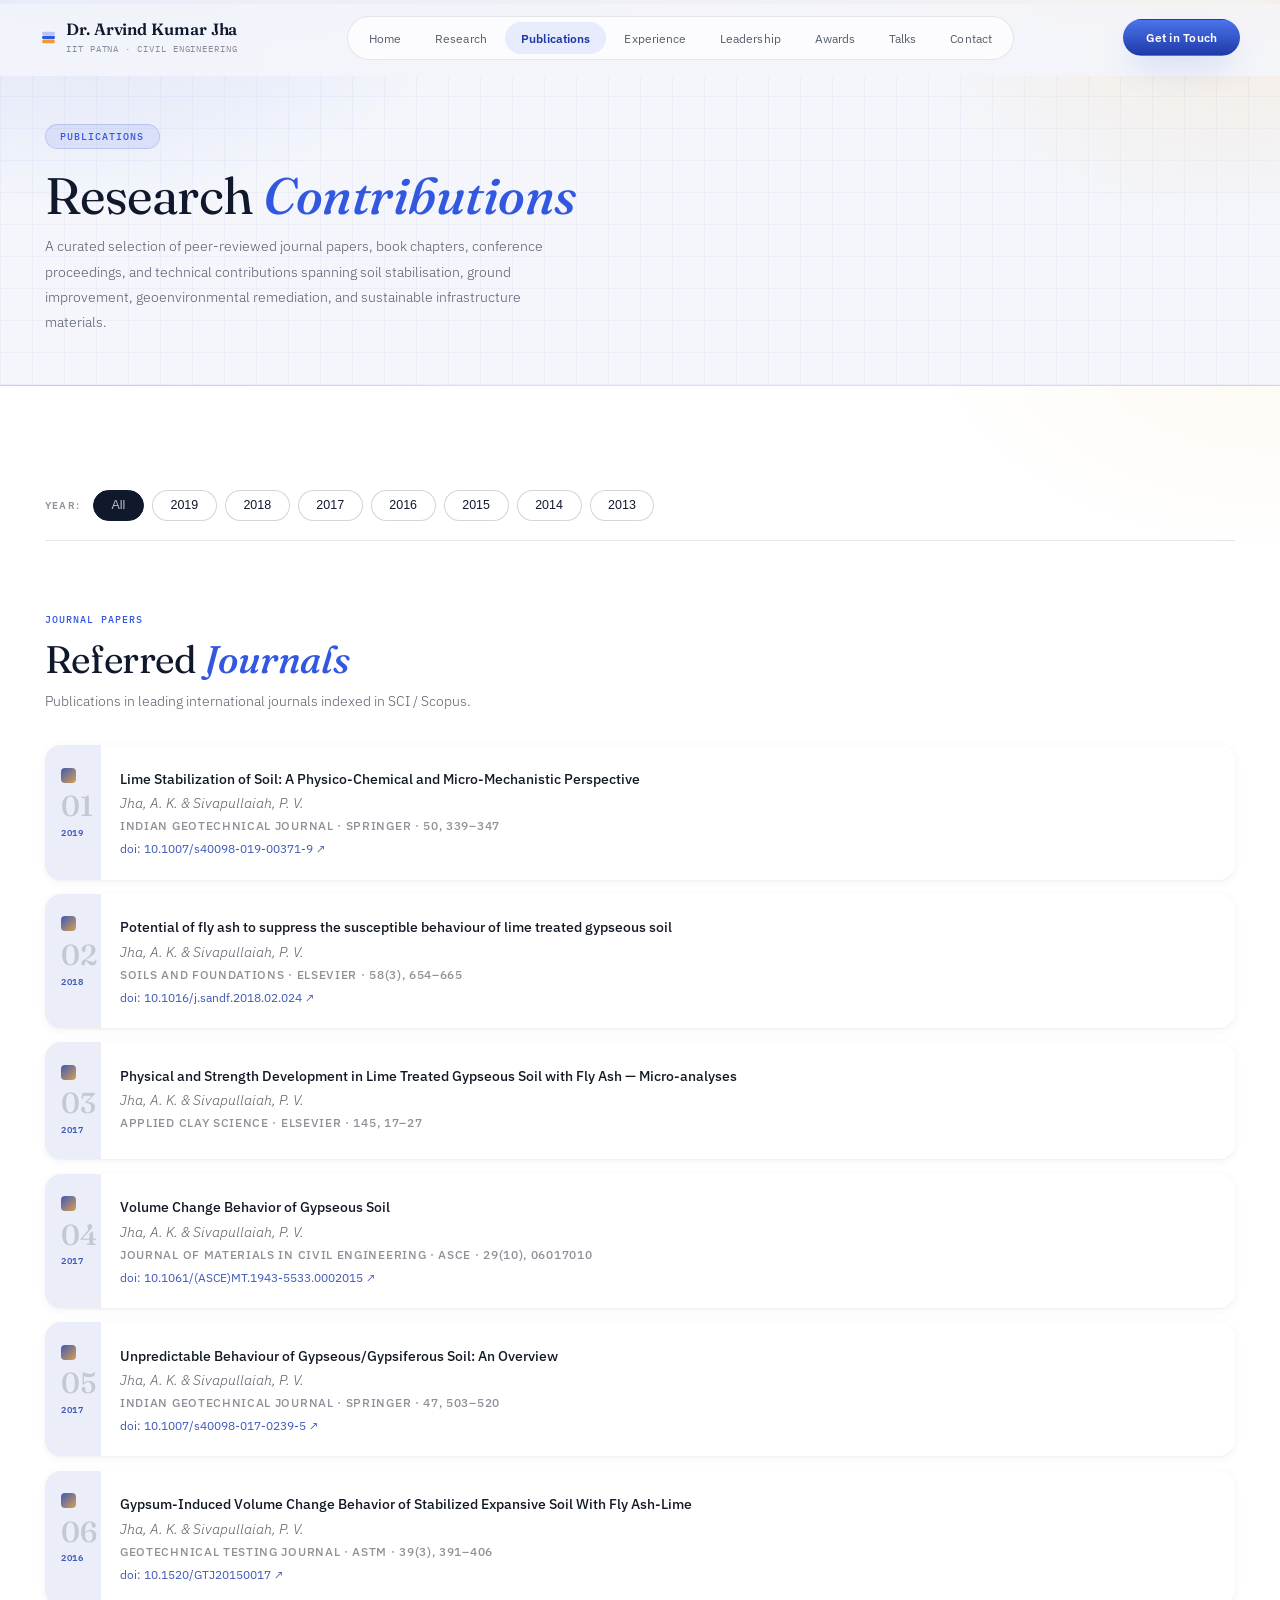
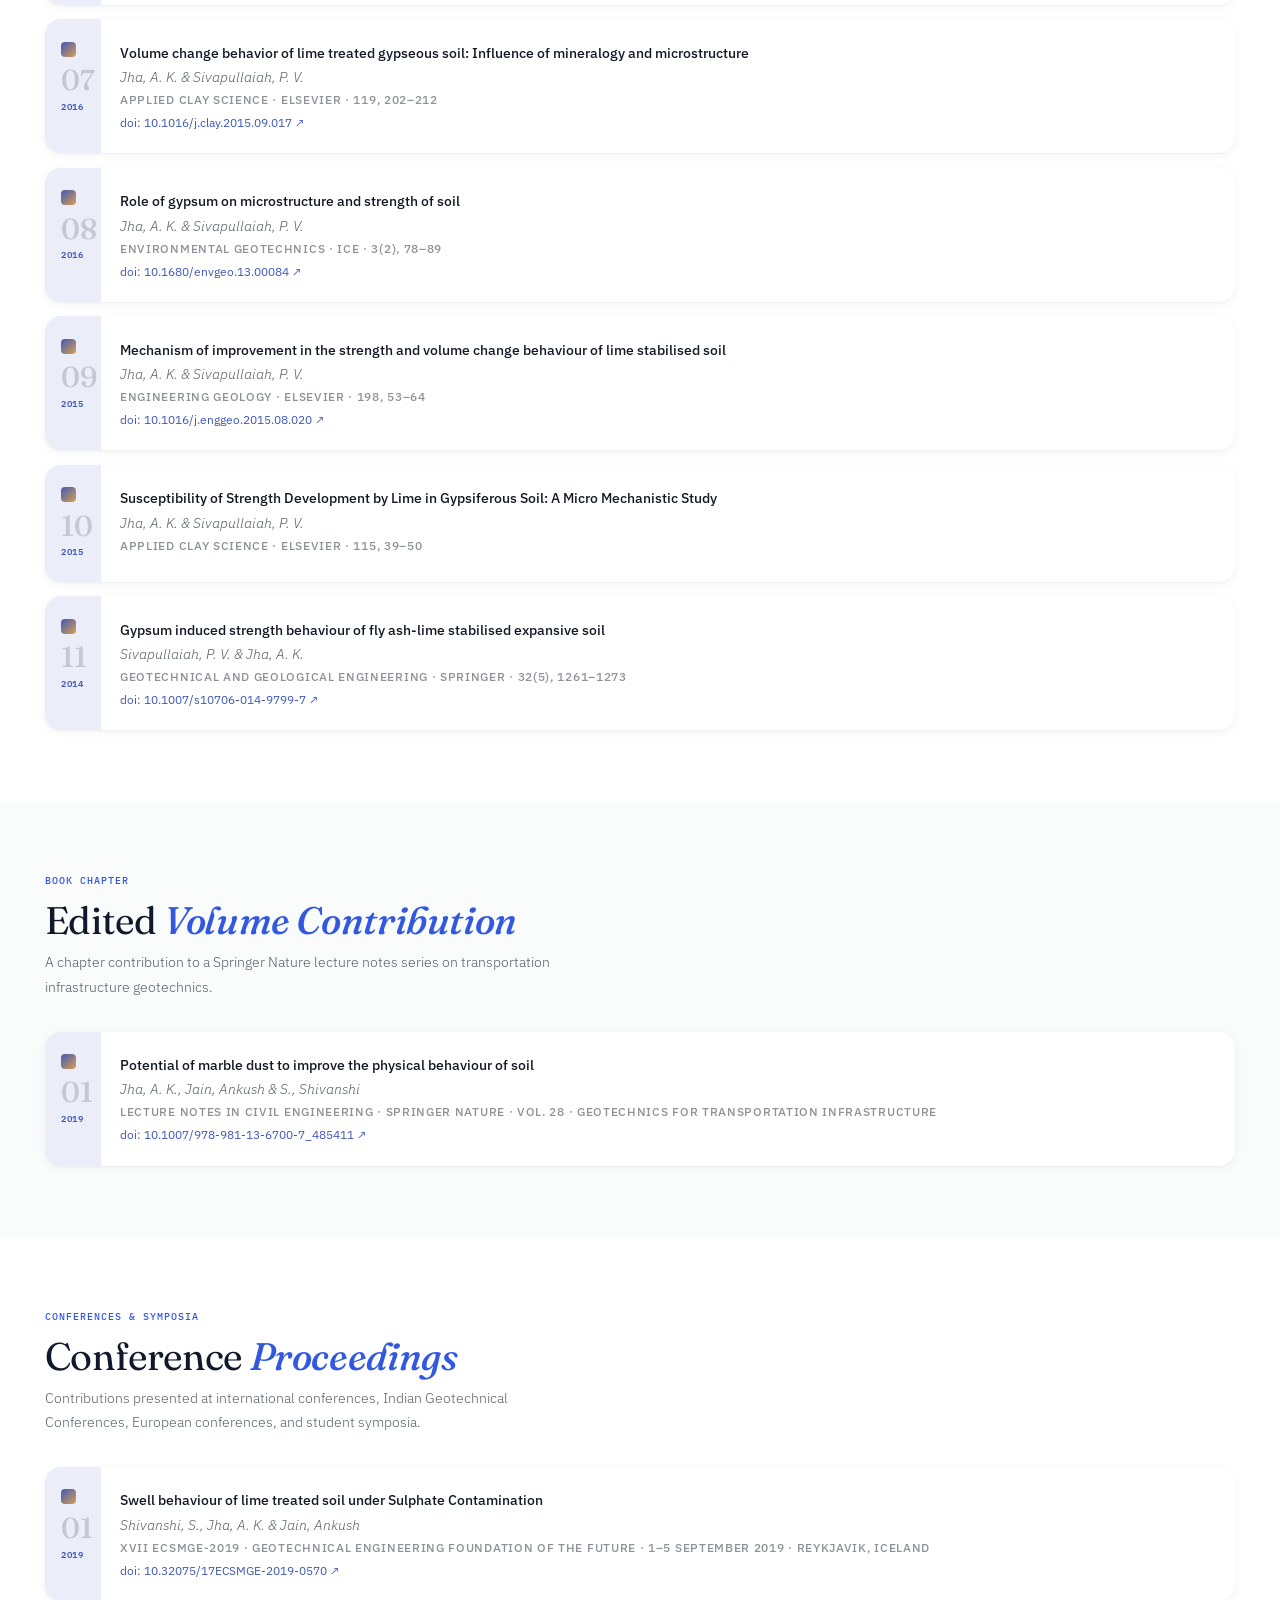
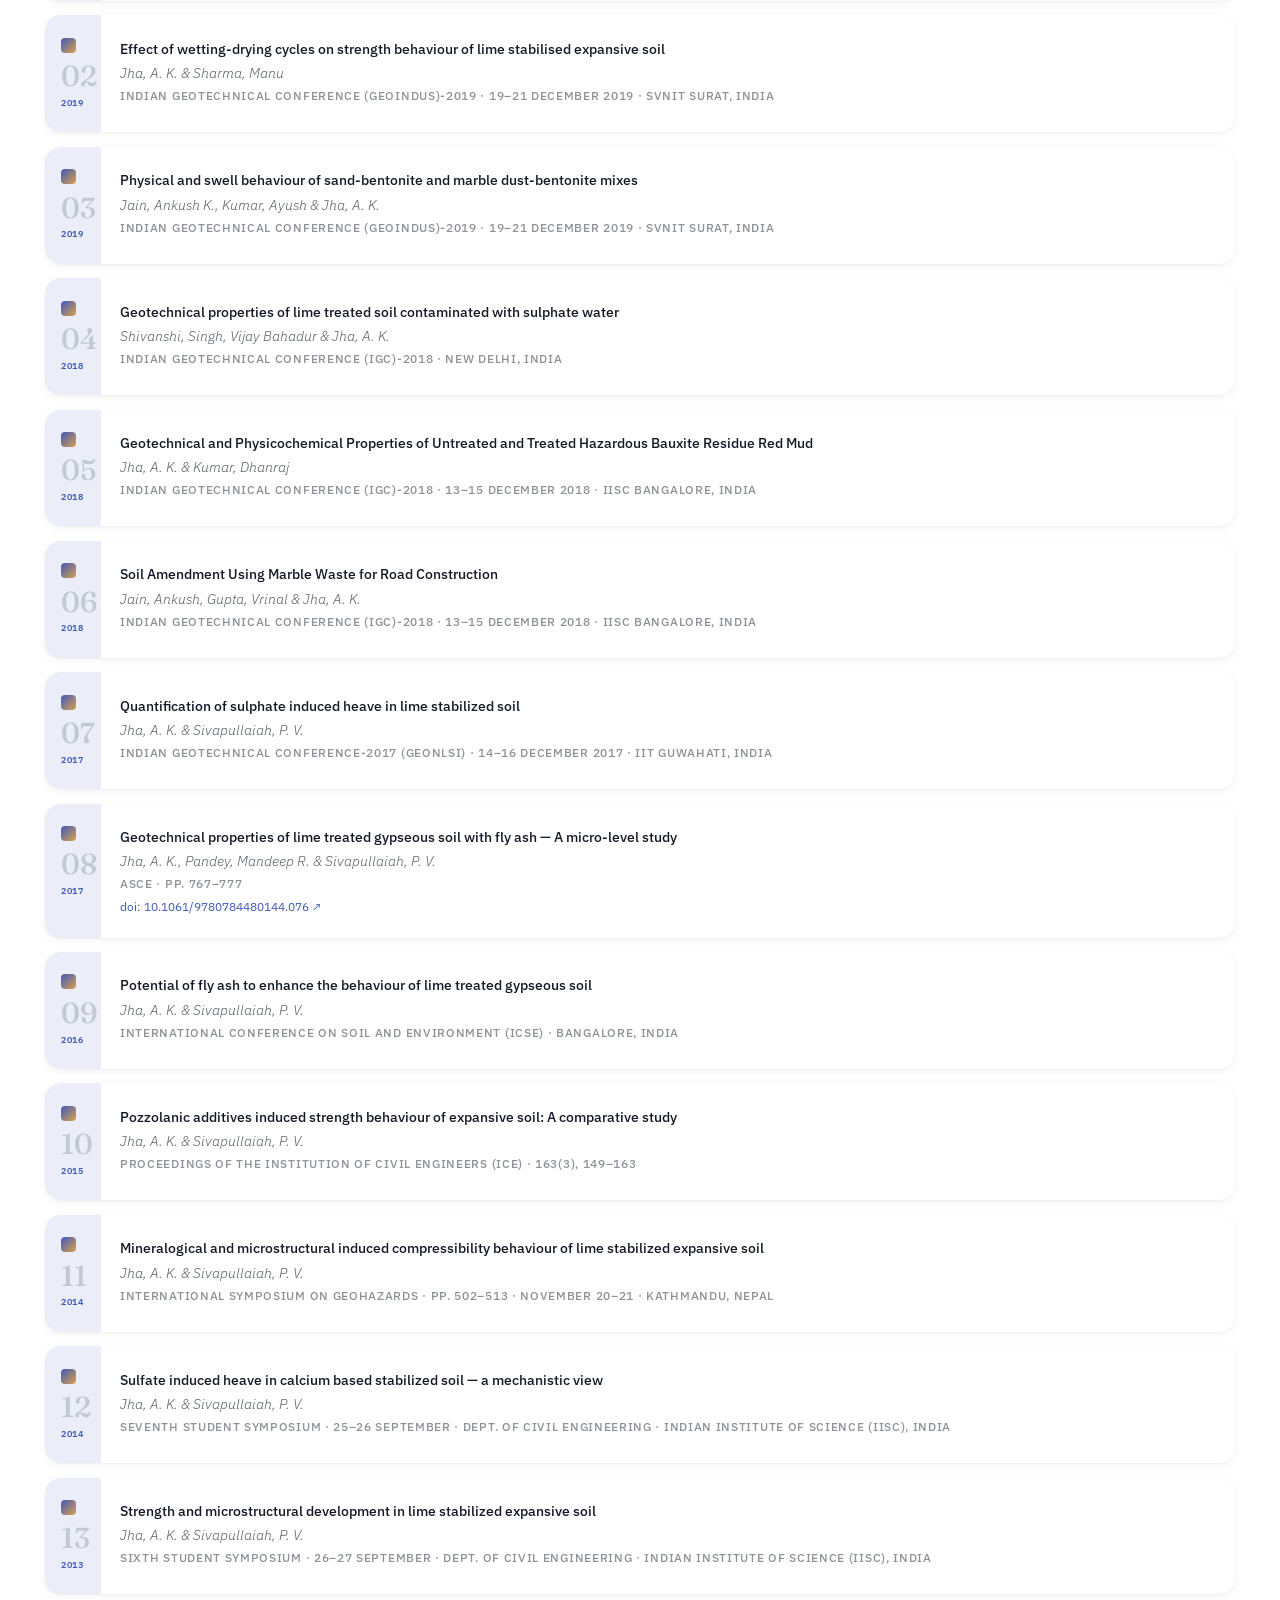
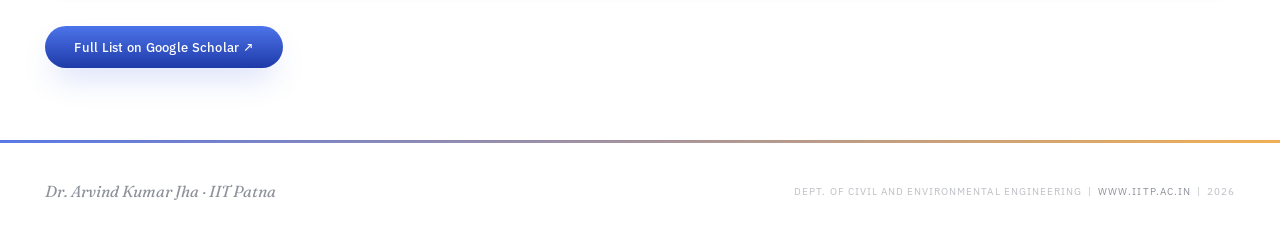
<file: publications.html>
<!DOCTYPE html>
<html lang="en">
<head>
<meta charset="UTF-8">
<meta name="viewport" content="width=device-width,initial-scale=1.0">
<meta name="description" content="Publications by Dr. Arvind Kumar Jha — peer-reviewed journals, book chapters, and conference papers in geotechnical and geoenvironmental engineering.">
<title>Publications — Dr. Arvind Kumar Jha · IIT Patna</title>
<meta name="theme-color" content="#f4f6fb">
<link rel="icon" type="image/svg+xml" href="favicon.svg">
<link rel="preconnect" href="https://fonts.googleapis.com">
<link rel="preconnect" href="https://fonts.gstatic.com" crossorigin>
<link href="https://fonts.googleapis.com/css2?family=Fraunces:opsz,wght,ital@9..144,300,0;9..144,340,0;9..144,400,0;9..144,500,0;9..144,600,0;9..144,400,1;9..144,500,1&family=IBM+Plex+Sans:wght@300;400;500;600&family=IBM+Plex+Mono:wght@400;500;600&display=swap" rel="stylesheet">
<link rel="stylesheet" href="style.css">
<style>
.filter-bar{
  display:flex;flex-wrap:wrap;align-items:center;gap:.5rem;
  margin:2rem 0 0;padding-bottom:1.2rem;
  border-bottom:1px solid var(--rule);
}
.fc{
  font-size:.65rem;letter-spacing:.12em;text-transform:uppercase;
  color:var(--muted2);font-weight:600;margin-right:.3rem;
}
.fb{
  font-size:.78rem;padding:.45rem 1.1rem;border-radius:99px;
  border:1px solid var(--rule2);background:var(--white);
  color:var(--ink);cursor:pointer;
  transition:background .15s,color .15s,border-color .15s;
}
.fb:hover{border-color:var(--blue);color:var(--blue)}
.fb.on{background:var(--ink);color:var(--white);border-color:var(--ink)}
.fb:focus-visible{outline:2px solid var(--blue);outline-offset:2px}
.filter-count{
  margin-left:auto;font-size:.65rem;
  letter-spacing:.1em;text-transform:uppercase;
  color:var(--muted2);font-weight:600;
}
.pub-item.hide{display:none!important}
.pub-empty{
  display:none;padding:1.8rem 0;
  font-size:.85rem;color:var(--muted2);
  border-bottom:1px dashed var(--rule);
  text-align:center;
}
.pub-empty.show{display:block}
</style>
</head>
<body>

<a href="#main" class="btn btn-dark" style="position:absolute;left:-9999px;top:0;z-index:9999" onfocus="this.style.left='0'" onblur="this.style.left='-9999px'">Skip to main content</a>

<header id="nav">
  <a href="index.html" class="nav-brand"><span class="nav-brand-mark" aria-hidden="true"><svg viewBox="0 0 24 24" width="17" height="17"><rect x="3" y="4" width="18" height="4.6" rx="1.6" fill="#b6c6fb"/><rect x="3" y="9.7" width="18" height="4.6" rx="1.6" fill="#3358e0"/><rect x="3" y="15.4" width="18" height="4.6" rx="1.6" fill="#ee9d2b"/></svg></span><span class="nav-brand-text"><span class="nav-brand-name">Dr. Arvind Kumar Jha</span><span class="nav-brand-sub">IIT Patna · Civil Engineering</span></span></a>
  <nav class="nav-links" aria-label="Primary">
    <a href="index.html" class="nav-link">Home</a>
    <a href="research.html" class="nav-link">Research</a>
    <a href="publications.html" class="nav-link active" aria-current="page">Publications</a>
    <a href="experience.html" class="nav-link">Experience</a>
    <a href="leadership.html" class="nav-link">Leadership</a>
    <a href="awards.html" class="nav-link">Awards</a>
    <a href="talks.html" class="nav-link">Talks</a>
    <a href="contact.html" class="nav-link">Contact</a>
  </nav>
  <a href="contact.html" class="nav-cta">Get in Touch</a>
  <button id="hamburger" aria-label="Toggle navigation" aria-expanded="false"><span></span><span></span><span></span></button>
</header>
<nav id="mobile-nav" aria-label="Mobile navigation">
  <a href="index.html">Home</a>
  <a href="research.html">Research</a>
  <a href="publications.html" class="active">Publications</a>
  <a href="experience.html">Experience</a>
  <a href="leadership.html">Leadership</a>
  <a href="awards.html">Awards</a>
  <a href="talks.html">Talks</a>
  <a href="contact.html">Contact</a>
</nav>

<div class="page-hero">
  <div class="ph-eyebrow">Publications</div>
  <h1 class="ph-h">Research <em>Contributions</em></h1>
  <p class="ph-sub">A curated selection of peer-reviewed journal papers, book chapters, conference proceedings, and technical contributions spanning soil stabilisation, ground improvement, geoenvironmental remediation, and sustainable infrastructure materials.</p>
</div>

<main id="main">

<section class="sec" style="padding-bottom:0">
  <div class="filter-bar reveal" role="group" aria-labelledby="filter-label">
    <span class="fc" id="filter-label">Year:</span>
    <button class="fb on" data-year="all"  aria-pressed="true">All</button>
    <button class="fb" data-year="2019" aria-pressed="false">2019</button>
    <button class="fb" data-year="2018" aria-pressed="false">2018</button>
    <button class="fb" data-year="2017" aria-pressed="false">2017</button>
    <button class="fb" data-year="2016" aria-pressed="false">2016</button>
    <button class="fb" data-year="2015" aria-pressed="false">2015</button>
    <button class="fb" data-year="2014" aria-pressed="false">2014</button>
    <button class="fb" data-year="2013" aria-pressed="false">2013</button>
    <span class="filter-count" id="filter-count" aria-live="polite"></span>
  </div>
</section>

<section class="sec" id="sec-journals">
  <div class="sec-eyebrow reveal">Journal Papers</div>
  <h2 class="sec-h reveal">Referred <em>Journals</em></h2>
  <p class="sec-sub reveal">Publications in leading international journals indexed in SCI / Scopus.</p>

  <div class="pub-list reveal" role="list" id="journal-list">

    <div class="pub-item" role="listitem" data-year="2019">
      <div class="pub-num-col"><div class="pub-n">01</div><div class="pub-yr">2019</div></div>
      <div class="pub-body">
        <div class="pub-title">Lime Stabilization of Soil: A Physico-Chemical and Micro-Mechanistic Perspective</div>
        <div class="pub-authors">Jha, A. K. &amp; Sivapullaiah, P. V.</div>
        <div class="pub-venue">Indian Geotechnical Journal · Springer · 50, 339–347</div>
        <div class="pub-doi"><a href="https://doi.org/10.1007/s40098-019-00371-9" target="_blank" rel="noopener noreferrer">doi: 10.1007/s40098-019-00371-9 ↗</a></div>
      </div>
    </div>

    <div class="pub-item" role="listitem" data-year="2018">
      <div class="pub-num-col"><div class="pub-n">02</div><div class="pub-yr">2018</div></div>
      <div class="pub-body">
        <div class="pub-title">Potential of fly ash to suppress the susceptible behaviour of lime treated gypseous soil</div>
        <div class="pub-authors">Jha, A. K. &amp; Sivapullaiah, P. V.</div>
        <div class="pub-venue">Soils and Foundations · Elsevier · 58(3), 654–665</div>
        <div class="pub-doi"><a href="https://doi.org/10.1016/j.sandf.2018.02.024" target="_blank" rel="noopener noreferrer">doi: 10.1016/j.sandf.2018.02.024 ↗</a></div>
      </div>
    </div>

    <div class="pub-item" role="listitem" data-year="2017">
      <div class="pub-num-col"><div class="pub-n">03</div><div class="pub-yr">2017</div></div>
      <div class="pub-body">
        <div class="pub-title">Physical and Strength Development in Lime Treated Gypseous Soil with Fly Ash — Micro-analyses</div>
        <div class="pub-authors">Jha, A. K. &amp; Sivapullaiah, P. V.</div>
        <div class="pub-venue">Applied Clay Science · Elsevier · 145, 17–27</div>
      </div>
    </div>

    <div class="pub-item" role="listitem" data-year="2017">
      <div class="pub-num-col"><div class="pub-n">04</div><div class="pub-yr">2017</div></div>
      <div class="pub-body">
        <div class="pub-title">Volume Change Behavior of Gypseous Soil</div>
        <div class="pub-authors">Jha, A. K. &amp; Sivapullaiah, P. V.</div>
        <div class="pub-venue">Journal of Materials in Civil Engineering · ASCE · 29(10), 06017010</div>
        <div class="pub-doi"><a href="https://doi.org/10.1061/(ASCE)MT.1943-5533.0002015" target="_blank" rel="noopener noreferrer">doi: 10.1061/(ASCE)MT.1943-5533.0002015 ↗</a></div>
      </div>
    </div>

    <div class="pub-item" role="listitem" data-year="2017">
      <div class="pub-num-col"><div class="pub-n">05</div><div class="pub-yr">2017</div></div>
      <div class="pub-body">
        <div class="pub-title">Unpredictable Behaviour of Gypseous/Gypsiferous Soil: An Overview</div>
        <div class="pub-authors">Jha, A. K. &amp; Sivapullaiah, P. V.</div>
        <div class="pub-venue">Indian Geotechnical Journal · Springer · 47, 503–520</div>
        <div class="pub-doi"><a href="https://doi.org/10.1007/s40098-017-0239-5" target="_blank" rel="noopener noreferrer">doi: 10.1007/s40098-017-0239-5 ↗</a></div>
      </div>
    </div>

    <div class="pub-item" role="listitem" data-year="2016">
      <div class="pub-num-col"><div class="pub-n">06</div><div class="pub-yr">2016</div></div>
      <div class="pub-body">
        <div class="pub-title">Gypsum-Induced Volume Change Behavior of Stabilized Expansive Soil With Fly Ash-Lime</div>
        <div class="pub-authors">Jha, A. K. &amp; Sivapullaiah, P. V.</div>
        <div class="pub-venue">Geotechnical Testing Journal · ASTM · 39(3), 391–406</div>
        <div class="pub-doi"><a href="https://doi.org/10.1520/GTJ20150017" target="_blank" rel="noopener noreferrer">doi: 10.1520/GTJ20150017 ↗</a></div>
      </div>
    </div>

    <div class="pub-item" role="listitem" data-year="2016">
      <div class="pub-num-col"><div class="pub-n">07</div><div class="pub-yr">2016</div></div>
      <div class="pub-body">
        <div class="pub-title">Volume change behavior of lime treated gypseous soil: Influence of mineralogy and microstructure</div>
        <div class="pub-authors">Jha, A. K. &amp; Sivapullaiah, P. V.</div>
        <div class="pub-venue">Applied Clay Science · Elsevier · 119, 202–212</div>
        <div class="pub-doi"><a href="https://doi.org/10.1016/j.clay.2015.09.017" target="_blank" rel="noopener noreferrer">doi: 10.1016/j.clay.2015.09.017 ↗</a></div>
      </div>
    </div>

    <div class="pub-item" role="listitem" data-year="2016">
      <div class="pub-num-col"><div class="pub-n">08</div><div class="pub-yr">2016</div></div>
      <div class="pub-body">
        <div class="pub-title">Role of gypsum on microstructure and strength of soil</div>
        <div class="pub-authors">Jha, A. K. &amp; Sivapullaiah, P. V.</div>
        <div class="pub-venue">Environmental Geotechnics · ICE · 3(2), 78–89</div>
        <div class="pub-doi"><a href="https://doi.org/10.1680/envgeo.13.00084" target="_blank" rel="noopener noreferrer">doi: 10.1680/envgeo.13.00084 ↗</a></div>
      </div>
    </div>

    <div class="pub-item" role="listitem" data-year="2015">
      <div class="pub-num-col"><div class="pub-n">09</div><div class="pub-yr">2015</div></div>
      <div class="pub-body">
        <div class="pub-title">Mechanism of improvement in the strength and volume change behaviour of lime stabilised soil</div>
        <div class="pub-authors">Jha, A. K. &amp; Sivapullaiah, P. V.</div>
        <div class="pub-venue">Engineering Geology · Elsevier · 198, 53–64</div>
        <div class="pub-doi"><a href="https://doi.org/10.1016/j.enggeo.2015.08.020" target="_blank" rel="noopener noreferrer">doi: 10.1016/j.enggeo.2015.08.020 ↗</a></div>
      </div>
    </div>

    <div class="pub-item" role="listitem" data-year="2015">
      <div class="pub-num-col"><div class="pub-n">10</div><div class="pub-yr">2015</div></div>
      <div class="pub-body">
        <div class="pub-title">Susceptibility of Strength Development by Lime in Gypsiferous Soil: A Micro Mechanistic Study</div>
        <div class="pub-authors">Jha, A. K. &amp; Sivapullaiah, P. V.</div>
        <div class="pub-venue">Applied Clay Science · Elsevier · 115, 39–50</div>
      </div>
    </div>

    <div class="pub-item" role="listitem" data-year="2014">
      <div class="pub-num-col"><div class="pub-n">11</div><div class="pub-yr">2014</div></div>
      <div class="pub-body">
        <div class="pub-title">Gypsum induced strength behaviour of fly ash-lime stabilised expansive soil</div>
        <div class="pub-authors">Sivapullaiah, P. V. &amp; Jha, A. K.</div>
        <div class="pub-venue">Geotechnical and Geological Engineering · Springer · 32(5), 1261–1273</div>
        <div class="pub-doi"><a href="https://doi.org/10.1007/s10706-014-9799-7" target="_blank" rel="noopener noreferrer">doi: 10.1007/s10706-014-9799-7 ↗</a></div>
      </div>
    </div>

  </div>
  <div class="pub-empty" id="journal-empty">No journal papers match the selected year.</div>
</section>

<section class="sec sec-off" id="sec-book">
  <div class="sec-eyebrow reveal">Book Chapter</div>
  <h2 class="sec-h reveal">Edited <em>Volume Contribution</em></h2>
  <p class="sec-sub reveal">A chapter contribution to a Springer Nature lecture notes series on transportation infrastructure geotechnics.</p>

  <div class="pub-list reveal" role="list" id="book-list">

    <div class="pub-item" role="listitem" data-year="2019">
      <div class="pub-num-col"><div class="pub-n">01</div><div class="pub-yr">2019</div></div>
      <div class="pub-body">
        <div class="pub-title">Potential of marble dust to improve the physical behaviour of soil</div>
        <div class="pub-authors">Jha, A. K., Jain, Ankush &amp; S., Shivanshi</div>
        <div class="pub-venue">Lecture Notes in Civil Engineering · Springer Nature · Vol. 28 · Geotechnics for Transportation Infrastructure</div>
        <div class="pub-doi"><a href="https://doi.org/10.1007/978-981-13-6700-7_485411" target="_blank" rel="noopener noreferrer">doi: 10.1007/978-981-13-6700-7_485411 ↗</a></div>
      </div>
    </div>

  </div>
  <div class="pub-empty" id="book-empty">No book chapters match the selected year.</div>
</section>

<section class="sec" id="sec-conf">
  <div class="sec-eyebrow reveal">Conferences &amp; Symposia</div>
  <h2 class="sec-h reveal">Conference <em>Proceedings</em></h2>
  <p class="sec-sub reveal">Contributions presented at international conferences, Indian Geotechnical Conferences, European conferences, and student symposia.</p>

  <div class="pub-list reveal" role="list" id="conf-list">

    <div class="pub-item" role="listitem" data-year="2019">
      <div class="pub-num-col"><div class="pub-n">01</div><div class="pub-yr">2019</div></div>
      <div class="pub-body">
        <div class="pub-title">Swell behaviour of lime treated soil under Sulphate Contamination</div>
        <div class="pub-authors">Shivanshi, S., Jha, A. K. &amp; Jain, Ankush</div>
        <div class="pub-venue">XVII ECSMGE-2019 · Geotechnical Engineering Foundation of the Future · 1–5 September 2019 · Reykjavik, Iceland</div>
        <div class="pub-doi"><a href="https://doi.org/10.32075/17ECSMGE-2019-0570" target="_blank" rel="noopener noreferrer">doi: 10.32075/17ECSMGE-2019-0570 ↗</a></div>
      </div>
    </div>

    <div class="pub-item" role="listitem" data-year="2019">
      <div class="pub-num-col"><div class="pub-n">02</div><div class="pub-yr">2019</div></div>
      <div class="pub-body">
        <div class="pub-title">Effect of wetting-drying cycles on strength behaviour of lime stabilised expansive soil</div>
        <div class="pub-authors">Jha, A. K. &amp; Sharma, Manu</div>
        <div class="pub-venue">Indian Geotechnical Conference (GeoIndus)-2019 · 19–21 December 2019 · SVNIT Surat, India</div>
      </div>
    </div>

    <div class="pub-item" role="listitem" data-year="2019">
      <div class="pub-num-col"><div class="pub-n">03</div><div class="pub-yr">2019</div></div>
      <div class="pub-body">
        <div class="pub-title">Physical and swell behaviour of sand-bentonite and marble dust-bentonite mixes</div>
        <div class="pub-authors">Jain, Ankush K., Kumar, Ayush &amp; Jha, A. K.</div>
        <div class="pub-venue">Indian Geotechnical Conference (GeoIndus)-2019 · 19–21 December 2019 · SVNIT Surat, India</div>
      </div>
    </div>

    <div class="pub-item" role="listitem" data-year="2018">
      <div class="pub-num-col"><div class="pub-n">04</div><div class="pub-yr">2018</div></div>
      <div class="pub-body">
        <div class="pub-title">Geotechnical properties of lime treated soil contaminated with sulphate water</div>
        <div class="pub-authors">Shivanshi, Singh, Vijay Bahadur &amp; Jha, A. K.</div>
        <div class="pub-venue">Indian Geotechnical Conference (IGC)-2018 · New Delhi, India</div>
      </div>
    </div>

    <div class="pub-item" role="listitem" data-year="2018">
      <div class="pub-num-col"><div class="pub-n">05</div><div class="pub-yr">2018</div></div>
      <div class="pub-body">
        <div class="pub-title">Geotechnical and Physicochemical Properties of Untreated and Treated Hazardous Bauxite Residue Red Mud</div>
        <div class="pub-authors">Jha, A. K. &amp; Kumar, Dhanraj</div>
        <div class="pub-venue">Indian Geotechnical Conference (IGC)-2018 · 13–15 December 2018 · IISc Bangalore, India</div>
      </div>
    </div>

    <div class="pub-item" role="listitem" data-year="2018">
      <div class="pub-num-col"><div class="pub-n">06</div><div class="pub-yr">2018</div></div>
      <div class="pub-body">
        <div class="pub-title">Soil Amendment Using Marble Waste for Road Construction</div>
        <div class="pub-authors">Jain, Ankush, Gupta, Vrinal &amp; Jha, A. K.</div>
        <div class="pub-venue">Indian Geotechnical Conference (IGC)-2018 · 13–15 December 2018 · IISc Bangalore, India</div>
      </div>
    </div>

    <div class="pub-item" role="listitem" data-year="2017">
      <div class="pub-num-col"><div class="pub-n">07</div><div class="pub-yr">2017</div></div>
      <div class="pub-body">
        <div class="pub-title">Quantification of sulphate induced heave in lime stabilized soil</div>
        <div class="pub-authors">Jha, A. K. &amp; Sivapullaiah, P. V.</div>
        <div class="pub-venue">Indian Geotechnical Conference-2017 (GeoNLsI) · 14–16 December 2017 · IIT Guwahati, India</div>
      </div>
    </div>

    <div class="pub-item" role="listitem" data-year="2017">
      <div class="pub-num-col"><div class="pub-n">08</div><div class="pub-yr">2017</div></div>
      <div class="pub-body">
        <div class="pub-title">Geotechnical properties of lime treated gypseous soil with fly ash — A micro-level study</div>
        <div class="pub-authors">Jha, A. K., Pandey, Mandeep R. &amp; Sivapullaiah, P. V.</div>
        <div class="pub-venue">ASCE · pp. 767–777</div>
        <div class="pub-doi"><a href="https://doi.org/10.1061/9780784480144.076" target="_blank" rel="noopener noreferrer">doi: 10.1061/9780784480144.076 ↗</a></div>
      </div>
    </div>

    <div class="pub-item" role="listitem" data-year="2016">
      <div class="pub-num-col"><div class="pub-n">09</div><div class="pub-yr">2016</div></div>
      <div class="pub-body">
        <div class="pub-title">Potential of fly ash to enhance the behaviour of lime treated gypseous soil</div>
        <div class="pub-authors">Jha, A. K. &amp; Sivapullaiah, P. V.</div>
        <div class="pub-venue">International Conference on Soil and Environment (ICSE) · Bangalore, India</div>
      </div>
    </div>

    <div class="pub-item" role="listitem" data-year="2015">
      <div class="pub-num-col"><div class="pub-n">10</div><div class="pub-yr">2015</div></div>
      <div class="pub-body">
        <div class="pub-title">Pozzolanic additives induced strength behaviour of expansive soil: A comparative study</div>
        <div class="pub-authors">Jha, A. K. &amp; Sivapullaiah, P. V.</div>
        <div class="pub-venue">Proceedings of the Institution of Civil Engineers (ICE) · 163(3), 149–163</div>
      </div>
    </div>

    <div class="pub-item" role="listitem" data-year="2014">
      <div class="pub-num-col"><div class="pub-n">11</div><div class="pub-yr">2014</div></div>
      <div class="pub-body">
        <div class="pub-title">Mineralogical and microstructural induced compressibility behaviour of lime stabilized expansive soil</div>
        <div class="pub-authors">Jha, A. K. &amp; Sivapullaiah, P. V.</div>
        <div class="pub-venue">International Symposium on Geohazards · pp. 502–513 · November 20–21 · Kathmandu, Nepal</div>
      </div>
    </div>

    <div class="pub-item" role="listitem" data-year="2014">
      <div class="pub-num-col"><div class="pub-n">12</div><div class="pub-yr">2014</div></div>
      <div class="pub-body">
        <div class="pub-title">Sulfate induced heave in calcium based stabilized soil — a mechanistic view</div>
        <div class="pub-authors">Jha, A. K. &amp; Sivapullaiah, P. V.</div>
        <div class="pub-venue">Seventh Student Symposium · 25–26 September · Dept. of Civil Engineering · Indian Institute of Science (IISc), India</div>
      </div>
    </div>

    <div class="pub-item" role="listitem" data-year="2013">
      <div class="pub-num-col"><div class="pub-n">13</div><div class="pub-yr">2013</div></div>
      <div class="pub-body">
        <div class="pub-title">Strength and microstructural development in lime stabilized expansive soil</div>
        <div class="pub-authors">Jha, A. K. &amp; Sivapullaiah, P. V.</div>
        <div class="pub-venue">Sixth Student Symposium · 26–27 September · Dept. of Civil Engineering · Indian Institute of Science (IISc), India</div>
      </div>
    </div>

  </div>
  <div class="pub-empty" id="conf-empty">No conference papers match the selected year.</div>

  <div class="cta-row reveal">
    <a href="https://scholar.google.com/citations?user=ujQ_csYAAAAJ&hl=en" target="_blank" rel="noopener noreferrer" class="btn btn-blue">Full List on Google Scholar ↗</a>
  </div>
</section>

</main>

<footer>
  <div class="ft-l">Dr. Arvind Kumar Jha · IIT Patna</div>
  <div class="ft-r">Dept. of Civil and Environmental Engineering &nbsp;|&nbsp; <a href="https://www.iitp.ac.in" target="_blank" rel="noopener noreferrer">www.iitp.ac.in</a> &nbsp;|&nbsp; 2026</div>
</footer>
<button id="btt" aria-label="Back to top"><svg viewBox="0 0 24 24"><path d="M12 19V5M5 12l7-7 7 7"/></svg></button>
<script src="main.js" defer></script>
<script src="supabase-data.js" defer></script>
<script>
(function () {
  'use strict';

  var LISTS = {
    journals: { listId: 'journal-list', emptyId: 'journal-empty' },
    books:    { listId: 'book-list',    emptyId: 'book-empty'    },
    confs:    { listId: 'conf-list',    emptyId: 'conf-empty'    }
  };

  var buttons = Array.from(document.querySelectorAll('.fb'));
  var countEl = document.getElementById('filter-count');

  function applyFilter(yr) {
    var total = 0;

    Object.keys(LISTS).forEach(function (key) {
      var list    = document.getElementById(LISTS[key].listId);
      var emptyEl = document.getElementById(LISTS[key].emptyId);
      if (!list) return;

      var items   = Array.from(list.querySelectorAll('.pub-item'));
      var visible = 0;

      items.forEach(function (item) {
        var show = yr === 'all' || item.getAttribute('data-year') === yr;
        item.classList.toggle('hide', !show);
        if (show) { visible++; total++; }
      });

      if (emptyEl) emptyEl.classList.toggle('show', visible === 0);
    });

    if (countEl) {
      countEl.textContent = yr === 'all'
        ? ''
        : total + (total === 1 ? ' result' : ' results');
    }
  }

  buttons.forEach(function (btn) {
    btn.addEventListener('click', function () {
      buttons.forEach(function (b) {
        b.classList.remove('on');
        b.setAttribute('aria-pressed', 'false');
      });
      btn.classList.add('on');
      btn.setAttribute('aria-pressed', 'true');
      applyFilter(btn.getAttribute('data-year'));
    });
  });

  window.__pubFilterInit = function () {
    var active = document.querySelector('.fb.on');
    applyFilter(active ? active.getAttribute('data-year') : 'all');
  };

  applyFilter('all');
}());
</script>
</body>
</html>
</file>
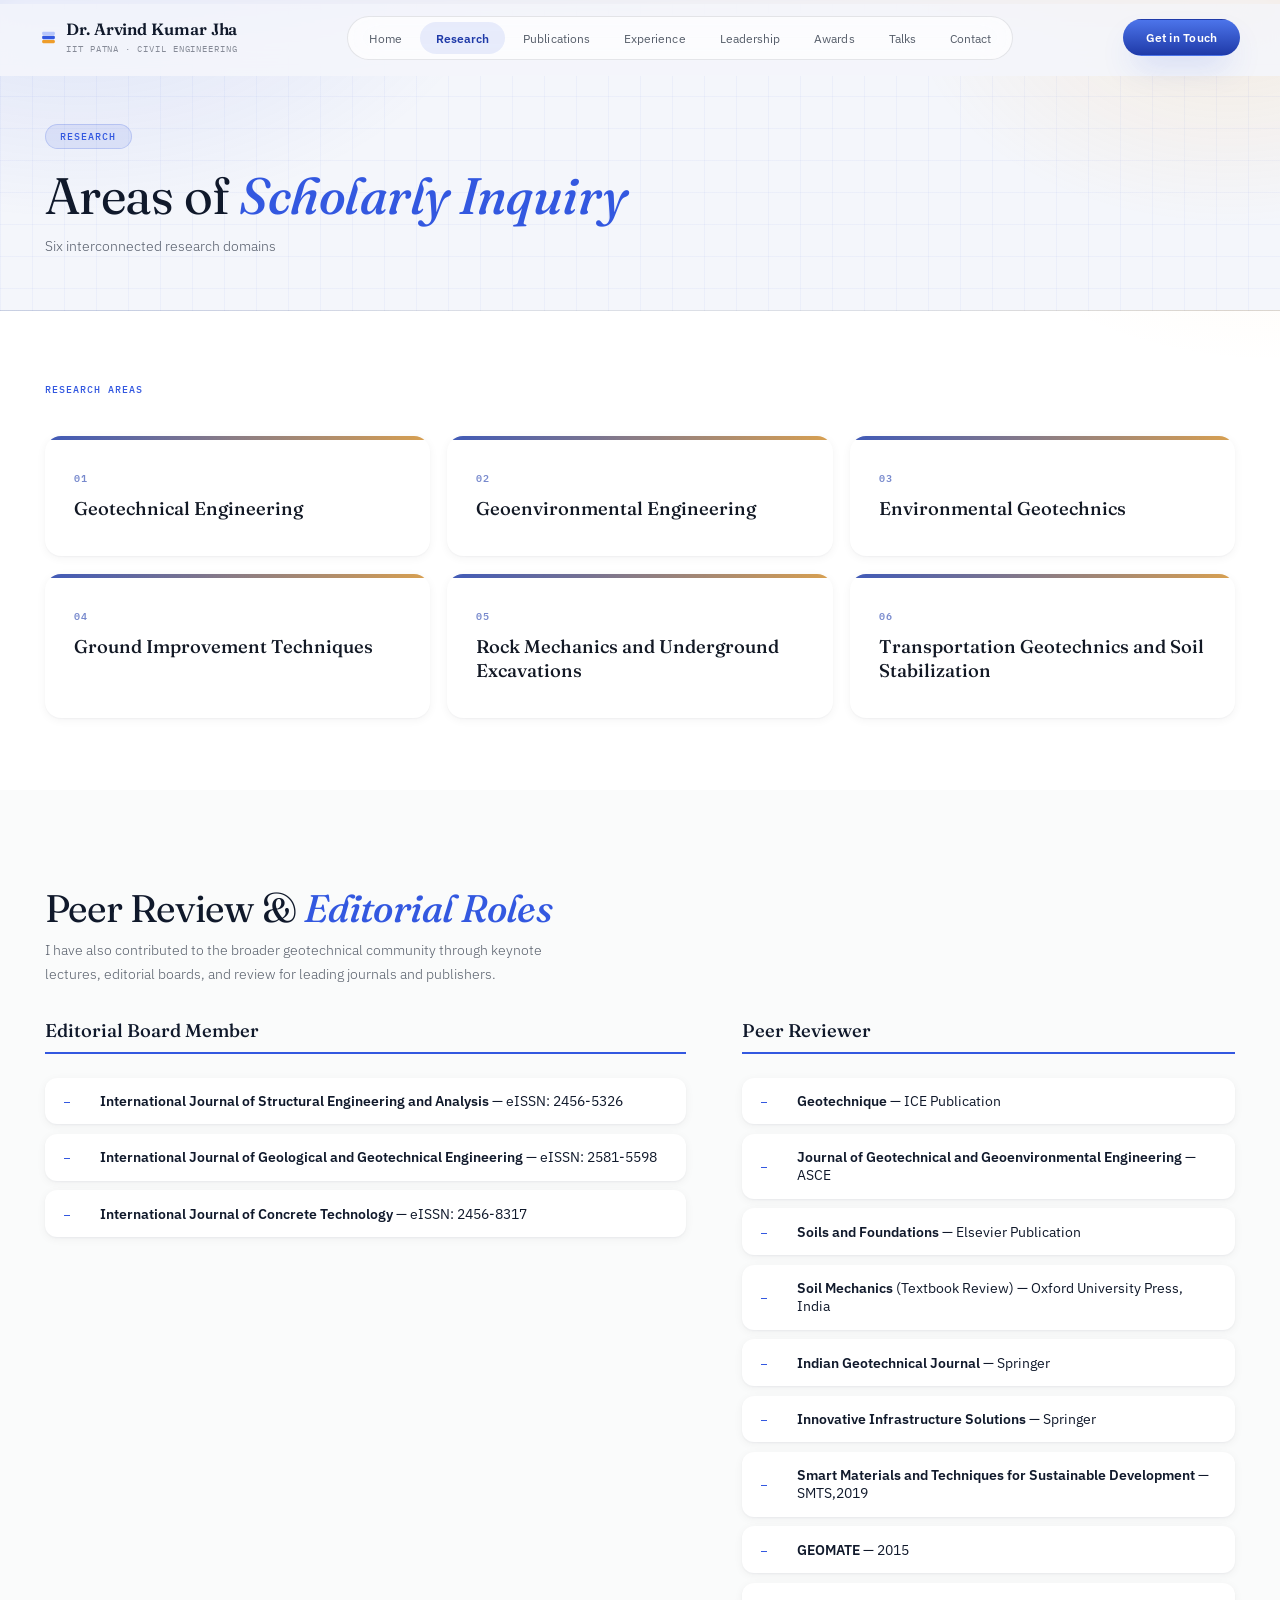
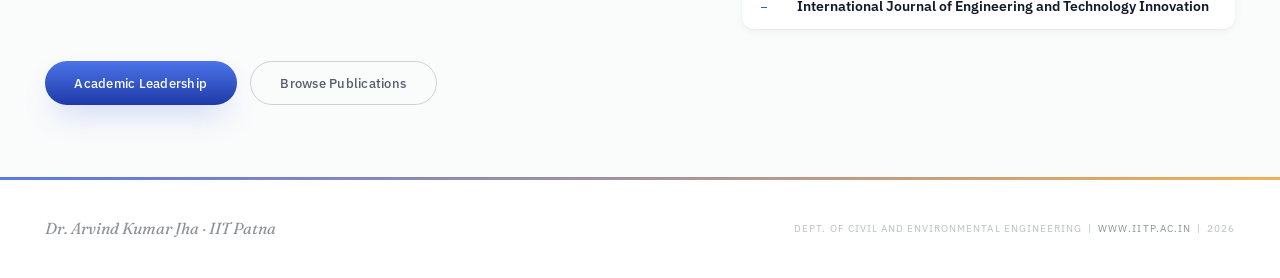
<file: research.html>
<!DOCTYPE html>
<html lang="en">
<head>
<meta charset="UTF-8">
<meta name="viewport" content="width=device-width,initial-scale=1.0">
<meta name="description" content="Research areas and editorial service of Dr. Arvind Kumar Jha — geotechnical engineering, ground improvement, environmental geotechnics, rock mechanics.">
<title>Research — Dr. Arvind Kumar Jha · IIT Patna</title>
<meta name="theme-color" content="#f4f6fb">
<link rel="icon" type="image/svg+xml" href="favicon.svg">
<link rel="preconnect" href="https://fonts.googleapis.com">
<link rel="preconnect" href="https://fonts.gstatic.com" crossorigin>
<link href="https://fonts.googleapis.com/css2?family=Fraunces:opsz,wght,ital@9..144,300,0;9..144,340,0;9..144,400,0;9..144,500,0;9..144,600,0;9..144,400,1;9..144,500,1&family=IBM+Plex+Sans:wght@300;400;500;600&family=IBM+Plex+Mono:wght@400;500;600&display=swap" rel="stylesheet">
<link rel="stylesheet" href="style.css">
</head>
<body>

<a href="#main" class="btn btn-dark" style="position:absolute;left:-9999px;top:0;z-index:9999" onfocus="this.style.left='0'" onblur="this.style.left='-9999px'">Skip to main content</a>

<header id="nav">
  <a href="index.html" class="nav-brand"><span class="nav-brand-mark" aria-hidden="true"><svg viewBox="0 0 24 24" width="17" height="17"><rect x="3" y="4" width="18" height="4.6" rx="1.6" fill="#b6c6fb"/><rect x="3" y="9.7" width="18" height="4.6" rx="1.6" fill="#3358e0"/><rect x="3" y="15.4" width="18" height="4.6" rx="1.6" fill="#ee9d2b"/></svg></span><span class="nav-brand-text"><span class="nav-brand-name">Dr. Arvind Kumar Jha</span><span class="nav-brand-sub">IIT Patna · Civil Engineering</span></span></a>
  <nav class="nav-links" aria-label="Primary">
    <a href="index.html" class="nav-link">Home</a>
    <a href="research.html" class="nav-link active" aria-current="page">Research</a>
    <a href="publications.html" class="nav-link">Publications</a>
    <a href="experience.html" class="nav-link">Experience</a>
    <a href="leadership.html" class="nav-link">Leadership</a>
    <a href="awards.html" class="nav-link">Awards</a>
    <a href="talks.html" class="nav-link">Talks</a>
    <a href="contact.html" class="nav-link">Contact</a>
  </nav>
  <a href="contact.html" class="nav-cta">Get in Touch</a>
  <button id="hamburger" aria-label="Toggle navigation" aria-expanded="false"><span></span><span></span><span></span></button>
</header>
<nav id="mobile-nav" aria-label="Mobile navigation">
  <a href="index.html">Home</a><a href="research.html" class="active">Research</a><a href="publications.html">Publications</a>
  <a href="experience.html">Experience</a><a href="leadership.html">Leadership</a><a href="awards.html">Awards</a>
  <a href="talks.html">Talks</a><a href="contact.html">Contact</a>
</nav>

<div class="page-hero">
  <div class="ph-eyebrow">Research</div>
  <h1 class="ph-h">Areas of <em>Scholarly Inquiry</em></h1>
  <p class="ph-sub">Six interconnected research domains</p>
</div>

<main id="main">

<section class="sec">
  <div class="sec-eyebrow reveal">Research Areas</div>
  <div class="r-grid reveal" role="list">
    <div class="r-card" role="listitem"><div class="r-num">01</div><div class="r-title">Geotechnical Engineering</div></div>
    <div class="r-card" role="listitem"><div class="r-num">02</div><div class="r-title">Geoenvironmental Engineering</div></div>
    <div class="r-card" role="listitem"><div class="r-num">03</div><div class="r-title">Environmental Geotechnics</div></div>
    <div class="r-card" role="listitem"><div class="r-num">04</div><div class="r-title">Ground Improvement Techniques</div></div>
    <div class="r-card" role="listitem"><div class="r-num">05</div><div class="r-title">Rock Mechanics and Underground Excavations</div></div>
    <div class="r-card" role="listitem"><div class="r-num">06</div><div class="r-title">Transportation Geotechnics and Soil Stabilization</div></div>
  </div>
</section>

<section class="sec sec-off">
  <div class="sec-eyebrow reveal">Editorial Service</div>
  <h2 class="sec-h reveal">Peer Review &amp; <em>Editorial Roles</em></h2>
  <p class="sec-sub reveal">I have also contributed to the broader geotechnical community through keynote lectures, editorial boards, and review for leading journals and publishers.</p>

  <div class="about-grid editorial-grid">
    <div class="reveal">
      <h3 class="editorial-h3">Editorial Board Member</h3>
      <div class="mem-list">
        <div class="mem-item"><span class="mem-num">—</span><span class="mem-text"><strong style="color:var(--ink);font-weight:600">International Journal of Structural Engineering and Analysis</strong> — eISSN: 2456-5326</span></div>
        <div class="mem-item"><span class="mem-num">—</span><span class="mem-text"><strong style="color:var(--ink);font-weight:600">International Journal of Geological and Geotechnical Engineering</strong> — eISSN: 2581-5598</span></div>
        <div class="mem-item"><span class="mem-num">—</span><span class="mem-text"><strong style="color:var(--ink);font-weight:600">International Journal of Concrete Technology</strong> — eISSN: 2456-8317</span></div>
      </div>
    </div>
    <div class="reveal">
      <h3 class="editorial-h3">Peer Reviewer</h3>
      <div class="mem-list">
        <div class="mem-item"><span class="mem-num">—</span><span class="mem-text"><strong style="color:var(--ink);font-weight:600">Geotechnique</strong> — ICE Publication</span></div>
        <div class="mem-item"><span class="mem-num">—</span><span class="mem-text"><strong style="color:var(--ink);font-weight:600">Journal of Geotechnical and Geoenvironmental Engineering</strong> — ASCE</span></div>
        <div class="mem-item"><span class="mem-num">—</span><span class="mem-text"><strong style="color:var(--ink);font-weight:600">Soils and Foundations</strong> — Elsevier Publication</span></div>
        <div class="mem-item"><span class="mem-num">—</span><span class="mem-text"><strong style="color:var(--ink);font-weight:600">Soil Mechanics</strong> (Textbook Review) — Oxford University Press, India</span></div>
        <div class="mem-item"><span class="mem-num">—</span><span class="mem-text"><strong style="color:var(--ink);font-weight:600">Indian Geotechnical Journal</strong> — Springer</span></div>
        <div class="mem-item"><span class="mem-num">—</span><span class="mem-text"><strong style="color:var(--ink);font-weight:600">Innovative Infrastructure Solutions</strong> — Springer</span></div>
        <div class="mem-item"><span class="mem-num">—</span><span class="mem-text"><strong style="color:var(--ink);font-weight:600">Smart Materials and Techniques for Sustainable Development </strong> — SMTS,2019 </span></div>
        <div class="mem-item"><span class="mem-num">—</span><span class="mem-text"><strong style="color:var(--ink);font-weight:600">GEOMATE</strong> — 2015</span></div>
        <div class="mem-item"><span class="mem-num">—</span><span class="mem-text"><strong style="color:var(--ink);font-weight:600">International Journal of Engineering and Technology Innovation</strong></span></div>
      </div>
    </div>
  </div>

  <div class="cta-row reveal">
    <a href="leadership.html" class="btn btn-blue">Academic Leadership</a>
    <a href="publications.html" class="btn btn-outline">Browse Publications</a>
  </div>
</section>

</main>

<footer>
  <div class="ft-l">Dr. Arvind Kumar Jha · IIT Patna</div>
  <div class="ft-r">Dept. of Civil and Environmental Engineering &nbsp;|&nbsp; <a href="https://www.iitp.ac.in" target="_blank" rel="noopener noreferrer">www.iitp.ac.in</a> &nbsp;|&nbsp; 2026</div>
</footer>
<button id="btt" aria-label="Back to top"><svg viewBox="0 0 24 24"><path d="M12 19V5M5 12l7-7 7 7"/></svg></button>
<script src="main.js" defer></script>
<script src="supabase-data.js" defer></script>
</body>
</html>
</file>
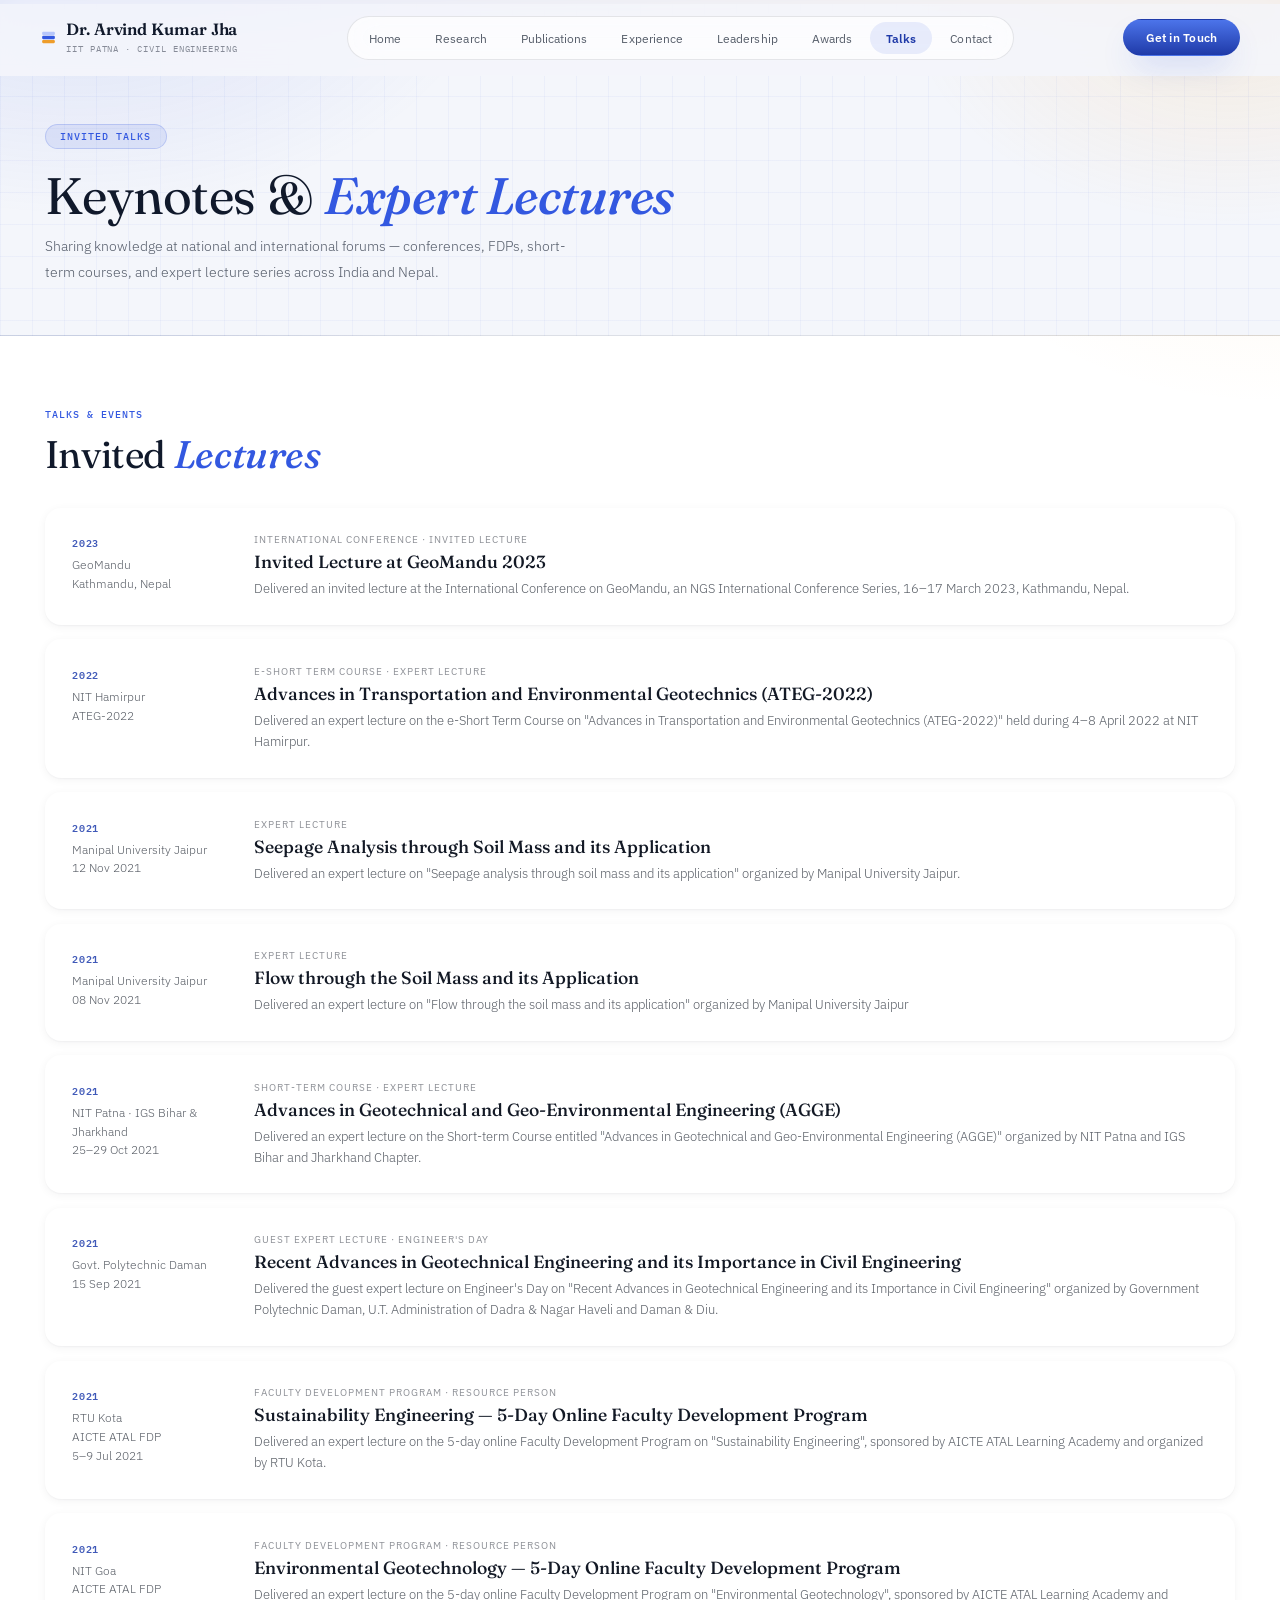
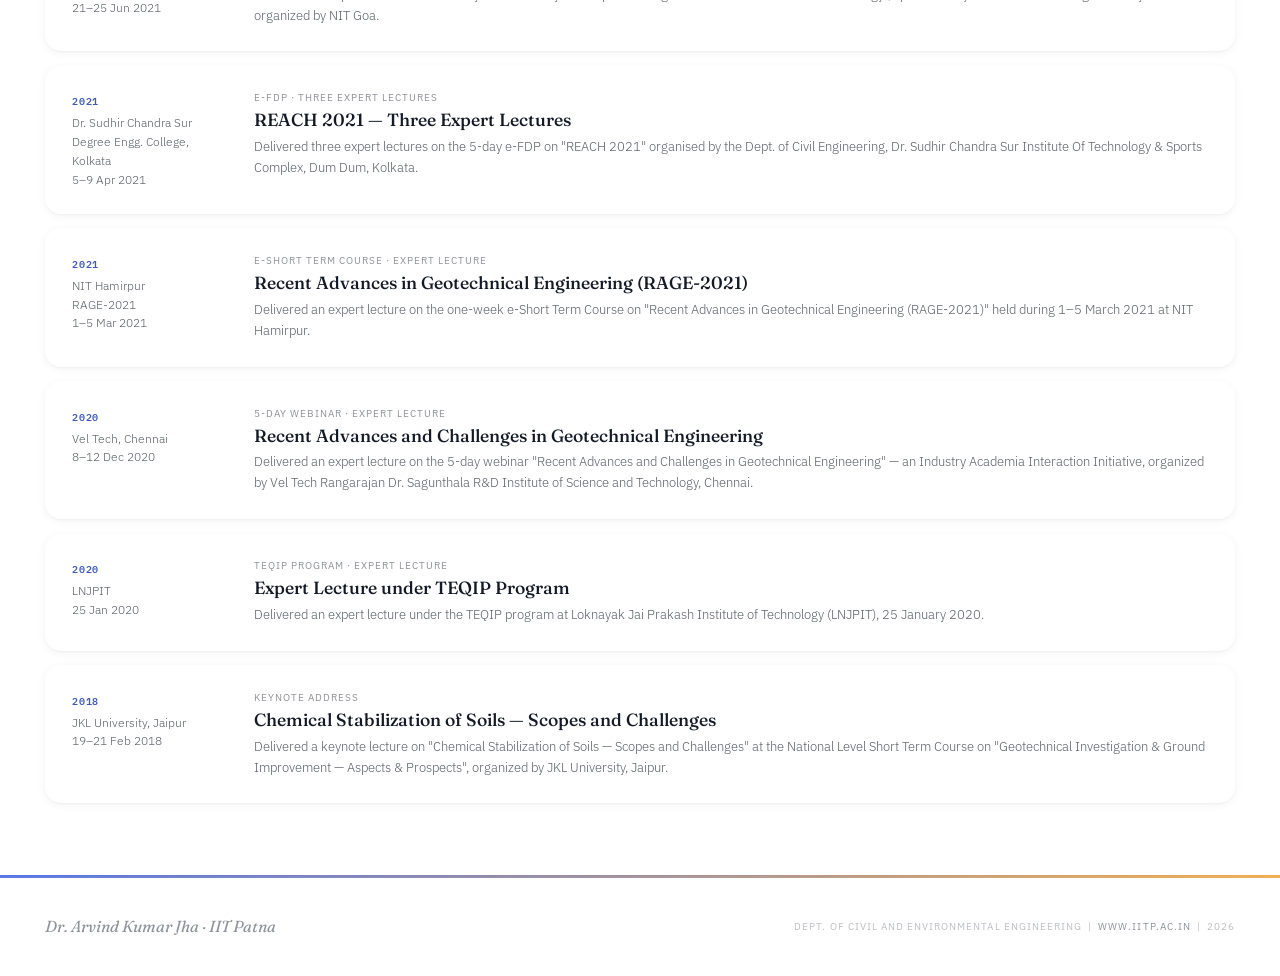
<file: talks.html>
<!DOCTYPE html>
<html lang="en">
<head>
<meta charset="UTF-8">
<meta name="viewport" content="width=device-width,initial-scale=1.0">
<meta name="description" content="Invited talks and keynotes by Dr. Arvind Kumar Jha at national and international conferences, FDPs, and short-term courses.">
<title>Talks — Dr. Arvind Kumar Jha · IIT Patna</title>
<meta name="theme-color" content="#f4f6fb">
<link rel="icon" type="image/svg+xml" href="favicon.svg">
<link rel="preconnect" href="https://fonts.googleapis.com">
<link rel="preconnect" href="https://fonts.gstatic.com" crossorigin>
<link href="https://fonts.googleapis.com/css2?family=Fraunces:opsz,wght,ital@9..144,300,0;9..144,340,0;9..144,400,0;9..144,500,0;9..144,600,0;9..144,400,1;9..144,500,1&family=IBM+Plex+Sans:wght@300;400;500;600&family=IBM+Plex+Mono:wght@400;500;600&display=swap" rel="stylesheet">
<link rel="stylesheet" href="style.css">
</head>
<body>
<a href="#main" class="btn btn-dark" style="position:absolute;left:-9999px;top:0;z-index:9999" onfocus="this.style.left='0'" onblur="this.style.left='-9999px'">Skip to main content</a>
<header id="nav">
  <a href="index.html" class="nav-brand"><span class="nav-brand-mark" aria-hidden="true"><svg viewBox="0 0 24 24" width="17" height="17"><rect x="3" y="4" width="18" height="4.6" rx="1.6" fill="#b6c6fb"/><rect x="3" y="9.7" width="18" height="4.6" rx="1.6" fill="#3358e0"/><rect x="3" y="15.4" width="18" height="4.6" rx="1.6" fill="#ee9d2b"/></svg></span><span class="nav-brand-text"><span class="nav-brand-name">Dr. Arvind Kumar Jha</span><span class="nav-brand-sub">IIT Patna · Civil Engineering</span></span></a>
  <nav class="nav-links" aria-label="Primary">
    <a href="index.html" class="nav-link">Home</a><a href="research.html" class="nav-link">Research</a><a href="publications.html" class="nav-link">Publications</a>
    <a href="experience.html" class="nav-link">Experience</a><a href="leadership.html" class="nav-link">Leadership</a>
    <a href="awards.html" class="nav-link">Awards</a>
    <a href="talks.html" class="nav-link active" aria-current="page">Talks</a><a href="contact.html" class="nav-link">Contact</a>
  </nav>
  <a href="contact.html" class="nav-cta">Get in Touch</a>
  <button id="hamburger" aria-label="Toggle navigation" aria-expanded="false"><span></span><span></span><span></span></button>
</header>
<nav id="mobile-nav" aria-label="Mobile navigation">
  <a href="index.html">Home</a><a href="research.html">Research</a><a href="publications.html">Publications</a>
  <a href="experience.html">Experience</a><a href="leadership.html">Leadership</a><a href="awards.html">Awards</a>
  <a href="talks.html" class="active">Talks</a><a href="contact.html">Contact</a>
</nav>

<div class="page-hero">
  <div class="ph-eyebrow">Invited Talks</div>
  <h1 class="ph-h">Keynotes &amp; <em>Expert Lectures</em></h1>
  <p class="ph-sub">Sharing knowledge at national and international forums — conferences, FDPs, short-term courses, and expert lecture series across India and Nepal.</p>
</div>

<main id="main">
<section class="sec">
  <div class="sec-eyebrow reveal">Talks &amp; Events</div>
  <h2 class="sec-h reveal">Invited <em>Lectures</em></h2>

  <div class="talk-list" role="list">

    <div class="talk-item reveal" role="listitem">
      <div><div class="talk-year">2023</div><div class="talk-venue">GeoMandu<br>Kathmandu, Nepal</div></div>
      <div>
        <div class="talk-type">International Conference · Invited Lecture</div>
        <div class="talk-title">Invited Lecture at GeoMandu 2023</div>
        <div class="talk-desc">Delivered an invited lecture at the International Conference on GeoMandu, an NGS International Conference Series, 16–17 March 2023, Kathmandu, Nepal.</div>
      </div>
    </div>

    <div class="talk-item reveal" role="listitem">
      <div><div class="talk-year">2022</div><div class="talk-venue">NIT Hamirpur<br>ATEG-2022</div></div>
      <div>
        <div class="talk-type">e-Short Term Course · Expert Lecture</div>
        <div class="talk-title">Advances in Transportation and Environmental Geotechnics (ATEG-2022)</div>
        <div class="talk-desc">Delivered an expert lecture on the e-Short Term Course on "Advances in Transportation and Environmental Geotechnics (ATEG-2022)" held during 4–8 April 2022 at NIT Hamirpur.</div>
      </div>
    </div>

    <div class="talk-item reveal" role="listitem">
      <div><div class="talk-year">2021</div><div class="talk-venue">Manipal University Jaipur<br>12 Nov 2021</div></div>
      <div>
        <div class="talk-type">Expert Lecture</div>
        <div class="talk-title">Seepage Analysis through Soil Mass and its Application</div>
        <div class="talk-desc">Delivered an expert lecture on "Seepage analysis through soil mass and its application" organized by Manipal University Jaipur.</div>
      </div>
    </div>

    <div class="talk-item reveal" role="listitem">
      <div><div class="talk-year">2021</div><div class="talk-venue">Manipal University Jaipur<br>08 Nov 2021</div></div>
      <div>
        <div class="talk-type">Expert Lecture</div>
        <div class="talk-title">Flow through the Soil Mass and its Application</div>
        <div class="talk-desc">Delivered an expert lecture on "Flow through the soil mass and its application" organized by Manipal University Jaipur</div>
      </div>
    </div>

    <div class="talk-item reveal" role="listitem">
      <div><div class="talk-year">2021</div><div class="talk-venue">NIT Patna · IGS Bihar &amp; Jharkhand<br>25–29 Oct 2021</div></div>
      <div>
        <div class="talk-type">Short-Term Course · Expert Lecture</div>
        <div class="talk-title">Advances in Geotechnical and Geo-Environmental Engineering (AGGE)</div>
        <div class="talk-desc">Delivered an expert lecture on the Short-term Course entitled "Advances in Geotechnical and Geo-Environmental Engineering (AGGE)" organized by NIT Patna and IGS Bihar and Jharkhand Chapter.</div>
      </div>
    </div>

    <div class="talk-item reveal" role="listitem">
      <div><div class="talk-year">2021</div><div class="talk-venue">Govt. Polytechnic Daman<br>15 Sep 2021</div></div>
      <div>
        <div class="talk-type">Guest Expert Lecture · Engineer's Day</div>
        <div class="talk-title">Recent Advances in Geotechnical Engineering and its Importance in Civil Engineering</div>
        <div class="talk-desc">Delivered the guest expert lecture on Engineer's Day on "Recent Advances in Geotechnical Engineering and its Importance in Civil Engineering" organized by Government Polytechnic Daman, U.T. Administration of Dadra &amp; Nagar Haveli and Daman &amp; Diu.</div>
      </div>
    </div>

    <div class="talk-item reveal" role="listitem">
      <div><div class="talk-year">2021</div><div class="talk-venue">RTU Kota<br>AICTE ATAL FDP<br>5–9 Jul 2021</div></div>
      <div>
        <div class="talk-type">Faculty Development Program · Resource Person</div>
        <div class="talk-title">Sustainability Engineering — 5-Day Online Faculty Development Program</div>
        <div class="talk-desc">Delivered an expert lecture on the 5-day online Faculty Development Program on "Sustainability Engineering", sponsored by AICTE ATAL Learning Academy and organized by RTU Kota.</div>
      </div>
    </div>

    <div class="talk-item reveal" role="listitem">
      <div><div class="talk-year">2021</div><div class="talk-venue">NIT Goa<br>AICTE ATAL FDP<br>21–25 Jun 2021</div></div>
      <div>
        <div class="talk-type">Faculty Development Program · Resource Person</div>
        <div class="talk-title">Environmental Geotechnology — 5-Day Online Faculty Development Program</div>
        <div class="talk-desc">Delivered an expert lecture on the 5-day online Faculty Development Program on "Environmental Geotechnology", sponsored by AICTE ATAL Learning Academy and organized by NIT Goa.</div>
      </div>
    </div>

    <div class="talk-item reveal" role="listitem">
      <div><div class="talk-year">2021</div><div class="talk-venue">Dr. Sudhir Chandra Sur Degree Engg. College, Kolkata<br>5–9 Apr 2021</div></div>
      <div>
        <div class="talk-type">e-FDP · Three Expert Lectures</div>
        <div class="talk-title">REACH 2021 — Three Expert Lectures</div>
        <div class="talk-desc">Delivered three expert lectures on the 5-day e-FDP on "REACH 2021" organised by the Dept. of Civil Engineering, Dr. Sudhir Chandra Sur Institute Of Technology &amp; Sports Complex, Dum Dum, Kolkata.</div>
      </div>
    </div>

    <div class="talk-item reveal" role="listitem">
      <div><div class="talk-year">2021</div><div class="talk-venue">NIT Hamirpur<br>RAGE-2021<br>1–5 Mar 2021</div></div>
      <div>
        <div class="talk-type">e-Short Term Course · Expert Lecture</div>
        <div class="talk-title">Recent Advances in Geotechnical Engineering (RAGE-2021)</div>
        <div class="talk-desc">Delivered an expert lecture on the one-week e-Short Term Course on "Recent Advances in Geotechnical Engineering (RAGE-2021)" held during 1–5 March 2021 at NIT Hamirpur.</div>
      </div>
    </div>

    <div class="talk-item reveal" role="listitem">
      <div><div class="talk-year">2020</div><div class="talk-venue">Vel Tech, Chennai<br>8–12 Dec 2020</div></div>
      <div>
        <div class="talk-type">5-Day Webinar · Expert Lecture</div>
        <div class="talk-title">Recent Advances and Challenges in Geotechnical Engineering</div>
        <div class="talk-desc">Delivered an expert lecture on the 5-day webinar "Recent Advances and Challenges in Geotechnical Engineering" — an Industry Academia Interaction Initiative, organized by Vel Tech Rangarajan Dr. Sagunthala R&amp;D Institute of Science and Technology, Chennai.</div>
      </div>
    </div>

    <div class="talk-item reveal" role="listitem">
      <div><div class="talk-year">2020</div><div class="talk-venue">LNJPIT<br>25 Jan 2020</div></div>
      <div>
        <div class="talk-type">TEQIP Program · Expert Lecture</div>
        <div class="talk-title">Expert Lecture under TEQIP Program</div>
        <div class="talk-desc">Delivered an expert lecture under the TEQIP program at Loknayak Jai Prakash Institute of Technology (LNJPIT), 25 January 2020.</div>
      </div>
    </div>

    <div class="talk-item reveal" role="listitem">
      <div><div class="talk-year">2018</div><div class="talk-venue">JKL University, Jaipur<br>19–21 Feb 2018</div></div>
      <div>
        <div class="talk-type">Keynote Address</div>
        <div class="talk-title">Chemical Stabilization of Soils — Scopes and Challenges</div>
        <div class="talk-desc">Delivered a keynote lecture on "Chemical Stabilization of Soils — Scopes and Challenges" at the National Level Short Term Course on "Geotechnical Investigation &amp; Ground Improvement — Aspects &amp; Prospects", organized by JKL University, Jaipur.</div>
      </div>
    </div>

  </div>
</section>
</main>

<footer>
  <div class="ft-l">Dr. Arvind Kumar Jha · IIT Patna</div>
  <div class="ft-r">Dept. of Civil and Environmental Engineering &nbsp;|&nbsp; <a href="https://www.iitp.ac.in" target="_blank" rel="noopener noreferrer">www.iitp.ac.in</a> &nbsp;|&nbsp; 2026</div>
</footer>
<button id="btt" aria-label="Back to top"><svg viewBox="0 0 24 24"><path d="M12 19V5M5 12l7-7 7 7"/></svg></button>
<script src="main.js" defer></script>
<script src="supabase-data.js" defer></script>
</body>
</html>
</file>
<file: style.css>
*,*::before,*::after{box-sizing:border-box;margin:0;padding:0}
html{font-size:16px;scroll-behavior:smooth}

:root{
  /* deep navy ink — confident, not muted */
  --ink:      #10192b;
  --ink-soft: rgba(16,25,43,.7);
  --ink-faint:rgba(16,25,43,.48);
  --ink-min:  rgba(16,25,43,.28);

  /* the ground — crisp cool white, app-bright rather than paper-toned */
  --ground:      #f4f6fb;
  --ground-mid:  #eaeef8;
  --ground-deep: #ffffff;

  /* elevated glass panels */
  --glass:       rgba(255,255,255,.72);
  --glass-lift:  rgba(255,255,255,.92);
  --glass-soft:  rgba(255,255,255,.55);
  --hairline:    rgba(16,25,43,.1);
  --hairline-2:  rgba(16,25,43,.18);

  /* electric blueprint blue — vivid, confident, the site's primary voice */
  --core:        #3358e0;
  --core-deep:   #1f3aa8;
  --core-tint:   rgba(51,88,224,.1);
  --core-tint-2: rgba(51,88,224,.2);

  /* warm brass-gold — the counterpoint note, brightened for contrast */
  --brass:       #ee9d2b;
  --brass-deep:  #c97f16;
  --brass-tint:  rgba(238,157,43,.14);

  --pearl-a: #4c74ea;
  --pearl-b: #1f3aa8;

  --radius: 20px;
  --radius-sm: 12px;
  --nav-h: 76px;
  --ease: cubic-bezier(.22,1,.36,1);

  /* elevation system — soft, colour-tinted shadows replace hairline dividers */
  --shadow-sm: 0 2px 10px rgba(16,25,43,.05), 0 1px 2px rgba(16,25,43,.04);
  --shadow-md: 0 16px 32px -12px rgba(16,25,43,.14);
  --shadow-lg: 0 28px 56px -16px rgba(16,25,43,.18);
  --shadow-core: 0 16px 32px -10px rgba(51,88,224,.26);

  /* legacy aliases kept so nothing in the markup needs to change */
  --white:   var(--glass);
  --off:     var(--glass-lift);
  --surface: var(--glass-lift);
  --rule:    var(--hairline);
  --rule2:   var(--hairline-2);
  --ink2:    rgba(16,25,43,.05);
  --muted:   var(--ink-soft);
  --muted2:  var(--ink-faint);
  --blue:    var(--core);
  --blue-d:  var(--core-deep);
  --blue-l:  var(--core-tint);
  --blue-m:  var(--core-tint-2);
}

/* Blueprint grid — kept as a faint texture note, now a whisper rather than a shout */
.blueprint{
  background-image:
    linear-gradient(rgba(51,88,224,.05) 1px, transparent 1px),
    linear-gradient(90deg, rgba(51,88,224,.05) 1px, transparent 1px);
  background-size: 32px 32px;
  background-position: -1px -1px;
}

body{
  font-family:'IBM Plex Sans','Fraunces',Georgia,serif;
  font-optical-sizing:auto;
  font-size:16px;
  background:
    radial-gradient(640px 420px at 12% -8%, rgba(51,88,224,.09) 0%, rgba(51,88,224,0) 70%),
    radial-gradient(520px 360px at 100% 6%, rgba(238,157,43,.08) 0%, rgba(238,157,43,0) 70%),
    var(--ground-deep);
  color:var(--ink);
  overflow-x:hidden;
  -webkit-font-smoothing:antialiased;
}

:focus-visible{outline:2px solid var(--core);outline-offset:3px;border-radius:2px}

/* ============ NAVBAR — fixed, solid, always anchored to the viewport top ============ */
#nav{
  position:fixed;top:0;left:0;right:0;z-index:900;
  height:var(--nav-h);
  display:flex;align-items:center;
  padding:0 clamp(1.25rem,3.5vw,2.5rem);gap:20px;
  background:rgba(244,246,251,.9);
  border-bottom:1px solid transparent;
  backdrop-filter:blur(18px) saturate(140%);-webkit-backdrop-filter:blur(18px) saturate(140%);
  box-shadow:0 1px 0 rgba(16,25,43,0);
  transition:background .3s var(--ease),border-color .3s var(--ease),box-shadow .3s var(--ease);
}
#nav.scrolled{
  background:rgba(255,255,255,.92);
  border-bottom-color:var(--hairline);
  box-shadow:var(--shadow-md);
}
.nav-brand{
  text-decoration:none;display:flex;align-items:center;gap:9px;flex-shrink:0;
}
.nav-brand-mark{display:flex;flex-shrink:0}
.nav-brand-text{display:flex;flex-direction:column}
.nav-brand-name{
  font-family:'Fraunces',Georgia,serif;
  font-size:1.02rem;font-weight:600;color:var(--ink);letter-spacing:-0.005em;line-height:1.2;
}
.nav-brand-sub{
  font-family:'IBM Plex Mono',monospace;
  font-size:.58rem;letter-spacing:.1em;text-transform:uppercase;
  color:var(--ink-faint);margin-top:2px;
}
.nav-links{
  display:flex;align-items:center;gap:2px;flex:0 0 auto;
  margin-inline:auto;
  padding:5px;border-radius:999px;
  background:rgba(255,255,255,.7);
  border:1px solid var(--hairline);
  backdrop-filter:blur(16px) saturate(120%);-webkit-backdrop-filter:blur(16px) saturate(120%);
}
.nav-link{
  font-size:.78rem;color:var(--ink-soft);text-decoration:none;
  padding:.5rem 1rem;border-radius:999px;
  transition:color .25s var(--ease),background .25s var(--ease);letter-spacing:.005em;
  white-space:nowrap;
}
.nav-link:hover{color:var(--ink);background:rgba(16,25,43,.06)}
.nav-link.active{color:var(--core-deep);background:var(--core-tint);font-weight:600}
.nav-cta{
  flex-shrink:0;
  font-size:.75rem;font-weight:600;letter-spacing:.02em;
  color:#fff;background:linear-gradient(180deg, var(--pearl-a) 0%, var(--pearl-b) 100%);
  border:1px solid transparent;
  padding:.62rem 1.35rem;border-radius:999px;text-decoration:none;
  box-shadow:var(--shadow-core);
  transition:box-shadow .25s var(--ease),transform .25s var(--ease);
}
.nav-cta:hover{box-shadow:0 20px 40px -10px rgba(51,88,224,.36);transform:translateY(-1px)}
#hamburger{
  display:none;margin-left:auto;
  flex-direction:column;gap:5px;
  background:rgba(255,255,255,.65);border:1px solid var(--hairline);
  border-radius:10px;cursor:pointer;padding:9px 10px;flex-shrink:0;
  backdrop-filter:blur(10px);-webkit-backdrop-filter:blur(10px);
}
#hamburger span{display:block;width:18px;height:1.5px;background:var(--ink);transition:.28s}
#hamburger.open span:nth-child(1){transform:translateY(6.5px) rotate(45deg)}
#hamburger.open span:nth-child(2){opacity:0}
#hamburger.open span:nth-child(3){transform:translateY(-6.5px) rotate(-45deg)}
#mobile-nav{
  display:none;position:fixed;
  top:calc(var(--nav-h) - 8px);left:1rem;right:1rem;
  background:rgba(255,255,255,.96);border:1px solid var(--hairline);border-radius:18px;
  z-index:899;padding:.6rem 1.1rem 1.1rem;
  flex-direction:column;gap:2px;
  box-shadow:0 24px 60px rgba(29,43,58,.12);
  backdrop-filter:blur(20px);-webkit-backdrop-filter:blur(20px);
}
#mobile-nav.open{display:flex}
#mobile-nav a{
  font-size:.92rem;color:var(--ink-soft);text-decoration:none;
  padding:.85rem .3rem;border-radius:8px;
  border-bottom:1px solid var(--hairline);transition:color .15s;display:block;
}
#mobile-nav a:last-child{border-bottom:none}
#mobile-nav a:hover{color:var(--ink)}
#mobile-nav a.active{color:var(--core);font-weight:600}

/* ============ PROFILE STRIP (top of index, below fixed nav) ============ */
.profile-strip{
  display:flex;align-items:center;gap:1.5rem;flex-wrap:wrap;
  max-width:1280px;margin:0 auto;
  padding:calc(var(--nav-h) + 1.6rem) clamp(1.25rem,3.5vw,2.5rem) 1.6rem;
  border-bottom:1px solid var(--hairline);
}
.profile-strip img{
  width:64px;height:64px;border-radius:50%;
  object-fit:cover;border:1px solid var(--hairline-2);flex-shrink:0;
}
.profile-strip-text{font-size:1.15rem;font-weight:400;color:var(--ink)}
.profile-strip-text em{font-style:italic;color:var(--core);font-weight:500}

.about-sec{padding:3.4rem clamp(1.25rem,3.5vw,5rem)}
.about-sec .about-grid{margin-top:1.5rem}

/* ============ PAGE HERO (inner pages) ============ */
.page-hero{
  position:relative;
  padding:calc(var(--nav-h) + 3rem) clamp(1.25rem,3.5vw,5rem) 3.2rem;
  background:
    radial-gradient(600px 380px at 6% -15%, rgba(51,88,224,.14) 0%, rgba(51,88,224,0) 70%),
    radial-gradient(460px 320px at 96% 0%, rgba(238,157,43,.13) 0%, rgba(238,157,43,0) 70%),
    linear-gradient(rgba(51,88,224,.045) 1px, transparent 1px),
    linear-gradient(90deg, rgba(51,88,224,.045) 1px, transparent 1px),
    var(--ground);
  background-size: auto, auto, 32px 32px, 32px 32px, auto;
  border-bottom:1px solid var(--hairline);
}
.page-hero::before{
  content:'';position:absolute;top:0;left:0;right:0;height:4px;
  background:linear-gradient(90deg, var(--core) 0%, var(--brass) 100%);
  opacity:.9;
}
.ph-eyebrow{
  display:inline-flex;align-items:center;gap:.6rem;
  font-family:'IBM Plex Mono',monospace;
  font-size:.64rem;letter-spacing:.1em;text-transform:uppercase;
  color:var(--core);font-weight:500;margin-bottom:1.2rem;
  background:var(--core-tint);padding:.32rem .9rem;border-radius:99px;
  border:1px solid var(--core-tint-2);
}
.ph-h{
  font-family:'Fraunces',Georgia,serif;
  font-size:clamp(2rem,4vw,3.6rem);
  font-weight:400;letter-spacing:-.01em;line-height:1.08;
  color:var(--ink);margin-bottom:.6rem;
}
.ph-h em{font-style:italic;color:var(--core);font-weight:500}
.ph-sub{font-size:.9rem;color:var(--ink-soft);max-width:540px;line-height:1.75;font-weight:300}

/* ============ SECTIONS ============ */
.sec{padding:4.5rem clamp(1.25rem,3.5vw,5rem)}
.sec-off{background:rgba(29,43,58,.02)}
.sec-eyebrow{
  font-family:'IBM Plex Mono',monospace;
  font-size:.62rem;letter-spacing:.1em;text-transform:uppercase;
  color:var(--core);font-weight:500;margin-bottom:.75rem;
}
.sec-h{
  font-family:'Fraunces',Georgia,serif;
  font-size:clamp(1.7rem,3vw,2.6rem);
  font-weight:400;letter-spacing:-.01em;line-height:1.12;
  color:var(--ink);margin-bottom:.5rem;
}
.sec-h em{font-style:italic;color:var(--core);font-weight:500}
.sec-sub{font-size:.88rem;color:var(--ink-soft);max-width:520px;line-height:1.75;font-weight:300}

/* ============ BUTTONS — pills throughout ============ */
.btn{
  display:inline-flex;align-items:center;justify-content:center;gap:8px;
  font-size:.8rem;font-weight:500;
  letter-spacing:.02em;text-decoration:none;
  padding:.78rem 1.85rem;border-radius:999px;
  transition:background .3s var(--ease),color .3s var(--ease),border-color .3s var(--ease),transform .3s var(--ease),box-shadow .3s var(--ease);
}
.btn:hover{transform:translateY(-2px)}
.btn-dark{
  background:#fff;color:var(--ink);
  border:1px solid var(--hairline-2);
  box-shadow:var(--shadow-sm);
}
.btn-dark:hover{box-shadow:var(--shadow-md);border-color:rgba(16,25,43,.28)}
.btn-blue{
  background:linear-gradient(180deg, var(--pearl-a) 0%, var(--pearl-b) 100%);
  color:#fdfefe;box-shadow:var(--shadow-core);
}
.btn-blue:hover{box-shadow:0 20px 44px -10px rgba(51,88,224,.36)}
.btn-outline{
  background:transparent;color:var(--ink-soft);
  border:1px solid var(--hairline-2);
}
.btn-outline:hover{border-color:var(--core);color:var(--core)}

/* ============ INFO PANEL ============ */
.info-panel{
  border:1px solid var(--hairline);border-radius:var(--radius);overflow:hidden;
  background:#fff;box-shadow:var(--shadow-sm);
}
.info-row{
  display:grid;grid-template-columns:108px 1fr;
  padding:.9rem 1.1rem;border-bottom:1px solid var(--hairline);
  align-items:start;gap:.8rem;
  transition:background .2s;
}
.info-row:last-child{border-bottom:none}
.info-row:hover{background:var(--core-tint)}
.info-label{font-size:.6rem;letter-spacing:.13em;text-transform:uppercase;color:var(--ink-faint);padding-top:2px;font-weight:600}
.info-val{font-size:.82rem;color:var(--ink);line-height:1.6}
.info-val a{color:var(--core);text-decoration:none}
.info-val a:hover{text-decoration:underline}

.chip{
  display:inline-block;font-size:.7rem;
  background:var(--core-tint);color:var(--core);
  padding:.35rem .9rem;border-radius:99px;font-weight:500;
  border:1px solid var(--core-tint-2);
}
.chip-list{display:flex;flex-wrap:wrap;gap:.5rem;margin-top:1rem}

/* ============ RESEARCH GRID ============ */
.r-grid{
  display:grid;grid-template-columns:repeat(3,1fr);
  gap:1.1rem;
  margin-top:2.5rem;
}
.r-card{
  background:#fff;border-radius:16px;
  padding:2rem 1.8rem 2.2rem;
  box-shadow:var(--shadow-sm);
  transition:box-shadow .3s var(--ease),transform .3s var(--ease);
  position:relative;overflow:hidden;
}
.r-card::before{
  content:'';position:absolute;top:0;left:0;right:0;height:4px;
  background:linear-gradient(90deg, var(--core) 0%, var(--brass) 100%);
}
.r-card:hover{box-shadow:var(--shadow-md);transform:translateY(-3px)}
.r-card::after{
  content:'';position:absolute;bottom:1.6rem;left:1.8rem;
  height:2px;width:0;background:var(--core);
  transition:width .3s ease;
}
.r-card:hover::after{width:32px}
.r-num{font-family:'IBM Plex Mono',monospace;font-size:.65rem;letter-spacing:.1em;color:var(--core);opacity:.7;margin-bottom:.7rem;font-weight:600}
.r-title{font-family:'Fraunces',Georgia,serif;font-size:1.15rem;font-weight:500;color:var(--ink);line-height:1.3}

/* ============ TIMELINE (experience) ============ */
.tl-wrap{margin-top:2.5rem;position:relative;padding-left:2rem}
.tl-spine{position:absolute;left:0;top:26px;bottom:0;width:2px;background:linear-gradient(to bottom,var(--core),rgba(238,157,43,0))}
.tl-entry{
  padding:1.4rem 1.6rem;margin-bottom:1.1rem;position:relative;
  background:#fff;border-radius:16px;
  box-shadow:var(--shadow-sm);
  transition:box-shadow .3s var(--ease),transform .3s var(--ease);
}
.tl-entry:hover{box-shadow:var(--shadow-md);transform:translateX(3px)}
.tl-entry:last-child{margin-bottom:0}
.tl-dot{
  position:absolute;left:-2.25rem;top:1.7rem;
  width:10px;height:10px;border-radius:50%;
  border:2px solid var(--core);background:var(--ground);
}
.tl-entry:first-child .tl-dot{background:var(--core)}
.tl-date{font-family:'IBM Plex Mono',monospace;font-size:.62rem;letter-spacing:.08em;text-transform:uppercase;color:var(--core);margin-bottom:.3rem;font-weight:600}
.tl-role{font-family:'Fraunces',Georgia,serif;font-size:1.2rem;font-weight:500;color:var(--ink);margin-bottom:.2rem}
.tl-org{font-size:.82rem;color:var(--ink-soft);line-height:1.5;font-weight:300}

/* ============ PUBLICATIONS ============ */
.pub-list{margin-top:2rem;display:flex;flex-direction:column;gap:.9rem}
.pub-item{
  display:grid;grid-template-columns:56px 1fr;
  background:#fff;border-radius:16px;overflow:hidden;
  box-shadow:var(--shadow-sm);
  transition:box-shadow .3s var(--ease),transform .3s var(--ease);position:relative;
}
.pub-item:hover{box-shadow:var(--shadow-md);transform:translateY(-2px)}
.pub-num-col{
  padding:1.4rem .8rem 1.4rem 1rem;
  background:var(--core-tint);
  display:flex;flex-direction:column;gap:3px;align-items:flex-start;
}
.pub-num-col::before{
  content:'';display:block;width:15px;height:15px;margin-bottom:.4rem;
  border-radius:4px;
  background:linear-gradient(135deg, var(--core) 0%, var(--brass) 100%);
}
.pub-n{
  font-family:'Fraunces',Georgia,serif;
  font-size:1.8rem;font-weight:500;
  color:var(--hairline-2);line-height:1;
}
.pub-yr{font-family:'IBM Plex Mono',monospace;font-size:.58rem;letter-spacing:.08em;text-transform:uppercase;color:var(--core);font-weight:600}
.pub-body{padding:1.4rem 1.4rem 1.4rem 1.2rem;display:flex;flex-direction:column;gap:4px}
.pub-title{font-size:.9rem;font-weight:500;color:var(--ink);line-height:1.55}
.pub-authors{font-style:italic;font-size:.88rem;color:var(--ink-soft);font-weight:300}
.pub-venue{font-size:.72rem;letter-spacing:.06em;text-transform:uppercase;color:var(--ink-faint);font-weight:500;margin-top:2px}
.pub-doi a{font-size:.72rem;color:var(--core);text-decoration:none}
.pub-doi a:hover{text-decoration:underline}
.pub-badge{
  display:inline-flex;align-items:center;gap:.3rem;
  font-size:.62rem;letter-spacing:.1em;text-transform:uppercase;
  background:var(--core-tint);color:var(--core);
  padding:3px 9px;border-radius:99px;font-weight:600;margin-top:4px;width:fit-content;
  border:1px solid var(--core-tint-2);
}

/* ============ TALKS ============ */
.talk-list{margin-top:2rem;display:flex;flex-direction:column;gap:.9rem}
.talk-item{
  display:grid;grid-template-columns:150px 1fr;
  background:#fff;border-radius:16px;
  padding:1.6rem 1.7rem;gap:2rem;
  box-shadow:var(--shadow-sm);
  transition:box-shadow .3s var(--ease),transform .3s var(--ease);
}
.talk-item:hover{box-shadow:var(--shadow-md);transform:translateY(-2px)}
.talk-year{font-family:'IBM Plex Mono',monospace;font-size:.62rem;letter-spacing:.08em;text-transform:uppercase;color:var(--core);font-weight:600;margin-bottom:4px}
.talk-venue{font-size:.78rem;color:var(--ink-soft);line-height:1.5;font-weight:300}
.talk-type{font-size:.62rem;letter-spacing:.1em;text-transform:uppercase;color:var(--ink-faint);margin-bottom:5px}
.talk-title{font-family:'Fraunces',Georgia,serif;font-size:1.1rem;font-weight:500;color:var(--ink);margin-bottom:.25rem;line-height:1.3}
.talk-desc{font-size:.8rem;color:var(--ink-soft);line-height:1.65;font-weight:300}

/* ============ AWARDS (yearly index) ============ */
.yr-header{display:flex;align-items:center;gap:1.2rem;margin:2.5rem 0 1rem}
.yr-num{
  font-family:'Fraunces',Georgia,serif;font-size:1.6rem;font-weight:500;color:var(--core);flex-shrink:0;
  display:inline-flex;align-items:center;gap:.6rem;
}
.yr-num::before{
  content:'';display:inline-block;width:13px;height:13px;border-radius:4px;
  background:linear-gradient(135deg, var(--core) 0%, var(--brass) 100%);
}
.yr-line{flex:1;height:1px;background:var(--hairline)}
.yr-count{font-size:.65rem;letter-spacing:.12em;text-transform:uppercase;color:var(--ink-faint);flex-shrink:0}
.event-grid{
  display:grid;grid-template-columns:1fr 1fr;
  gap:1.1rem;
}
.event-card{
  background:#fff;padding:1.5rem;border-radius:16px;position:relative;
  box-shadow:var(--shadow-sm);
  transition:box-shadow .3s var(--ease),transform .3s var(--ease);
}
.event-card::before{content:'';position:absolute;left:0;top:1rem;bottom:1rem;width:3px;border-radius:2px;background:transparent;transition:background .2s}
.event-card:hover{box-shadow:var(--shadow-md);transform:translateY(-2px)}
.event-card:hover::before{background:var(--core)}
.event-role{font-size:.62rem;letter-spacing:.12em;text-transform:uppercase;color:var(--core);font-weight:600;margin-bottom:.5rem}
.event-title{font-family:'Fraunces',Georgia,serif;font-size:.98rem;font-weight:500;color:var(--ink);line-height:1.4;margin-bottom:.4rem}
.event-venue{font-size:.75rem;color:var(--ink-soft);line-height:1.4;font-weight:300}

/* ============ LEADERSHIP / MEMBERSHIPS ============ */
.mem-list{display:flex;flex-direction:column;gap:.6rem;margin-top:1.5rem}
.mem-item{
  display:flex;align-items:center;gap:1rem;
  padding:.9rem 1.2rem;background:#fff;border-radius:12px;
  box-shadow:var(--shadow-sm);
  transition:box-shadow .25s var(--ease),transform .25s var(--ease);
}
.mem-item:hover{box-shadow:var(--shadow-md);transform:translateX(3px)}
.mem-num{font-family:'IBM Plex Mono',monospace;font-size:.62rem;color:var(--core);min-width:20px;font-weight:600}
.mem-text{font-size:.85rem;color:var(--ink)}

/* ============ CONTACT ============ */
.c-label{font-family:'IBM Plex Mono',monospace;font-size:.6rem;letter-spacing:.09em;text-transform:uppercase;color:var(--core);font-weight:600;margin-bottom:.6rem}
.c-val{font-size:1rem;color:var(--ink);line-height:1.6;font-weight:300}
.c-val a{color:var(--ink);text-decoration:none;border-bottom:1px solid var(--hairline-2);transition:border-color .2s,color .2s}
.c-val a:hover{border-color:var(--core);color:var(--core)}
.profile-links{display:flex;flex-direction:column;gap:.6rem}
.profile-links a{font-size:.88rem;color:var(--core);text-decoration:none;border-bottom:1px solid transparent;width:fit-content;transition:border-color .2s}
.profile-links a:hover{border-color:var(--core)}

.gymkhana-card{
  margin-top:2.5rem;
  background:#fff;padding:1.5rem;border-radius:var(--radius);
  box-shadow:var(--shadow-sm);
  display:flex;flex-direction:column;align-items:center;
  text-align:center;overflow:hidden;
}
.gymkhana-card img{width:100%;height:auto;max-height:280px;display:block;object-fit:contain;object-position:center;border-radius:8px}

.editorial-grid{margin-top:2.5rem}
.editorial-h3{
  font-family:'Fraunces',Georgia,serif;
  font-size:1.15rem;font-weight:500;color:var(--ink);
  margin-bottom:1rem;padding-bottom:.6rem;
  border-bottom:2px solid var(--core);
}

/* ============ FOOTER ============ */
footer{
  position:relative;
  background:var(--ground-deep);padding:2.5rem clamp(1.25rem,3.5vw,5rem);
  border-top:1px solid var(--hairline);
  display:flex;align-items:center;justify-content:space-between;
  flex-wrap:wrap;gap:1rem;
}
footer::before{
  content:'';position:absolute;top:-1px;left:0;right:0;height:3px;
  background:linear-gradient(90deg, var(--core) 0%, var(--brass) 100%);
  opacity:.8;
}
.ft-l{font-family:'Fraunces',Georgia,serif;font-style:italic;font-size:1rem;color:var(--ink-faint)}
.ft-r{font-size:.65rem;letter-spacing:.1em;text-transform:uppercase;color:var(--ink-min)}
.ft-r a{color:var(--ink-faint);text-decoration:none}
.ft-r a:hover{color:var(--core)}

#btt{
  position:fixed;right:1.5rem;bottom:1.5rem;
  width:44px;height:44px;border-radius:50%;
  background:rgba(255,255,255,.75);border:1px solid var(--hairline-2);cursor:pointer;
  display:flex;align-items:center;justify-content:center;
  color:var(--ink);z-index:700;
  backdrop-filter:blur(10px);-webkit-backdrop-filter:blur(10px);
  opacity:0;visibility:hidden;transform:translateY(12px);
  transition:opacity .25s,transform .25s,visibility .25s,background .2s,border-color .2s;
}
#btt.show{opacity:1;visibility:visible;transform:translateY(0)}
#btt:hover{background:rgba(255,255,255,.9);border-color:var(--core)}
#btt svg{width:16px;height:16px;stroke:currentColor;fill:none;stroke-width:2.5;stroke-linecap:round;stroke-linejoin:round}

.reveal{opacity:0;transform:translateY(18px);transition:opacity .7s var(--ease),transform .7s var(--ease)}
.reveal.in{opacity:1;transform:translateY(0)}

.data-loading{filter:grayscale(0.3);transition:filter .3s}

.cta-row{display:flex;gap:.8rem;flex-wrap:wrap;margin-top:2rem}

.bio p{font-size:.9rem;color:var(--ink-soft);line-height:1.9;margin-bottom:1rem;font-weight:300}
.bio p:last-child{margin-bottom:0}
.bio strong{color:var(--ink);font-weight:600}

.about-grid{display:grid;grid-template-columns:1.3fr 1fr;gap:3.5rem;margin-top:2rem}
.courses-list{margin-top:1rem;display:flex;flex-direction:column}
.course-item{
  font-size:.83rem;color:var(--ink);
  padding:.75rem 1rem;border-bottom:1px solid var(--hairline);
  border-left:2px solid transparent;
  transition:border-color .2s,background .2s,padding-left .2s;
}
.course-item:first-child{border-top:1px solid var(--hairline)}
.course-item:hover{border-left-color:var(--core);background:rgba(29,43,58,.03);padding-left:1.3rem}

@media(max-width:1100px){
  .nav-links,.nav-cta{display:none}
  #hamburger{display:flex}
  .about-grid{grid-template-columns:1fr}
  .r-grid{grid-template-columns:repeat(2,1fr)}
  .sec{padding:3.5rem 2rem}
  .page-hero{padding:calc(var(--nav-h) + 2.5rem) 2rem 2.5rem}
  .about-sec{padding:3rem 2rem}
  footer{padding:2rem}
  .profile-strip{padding:calc(var(--nav-h) + 1.4rem) 2rem 1.4rem}
}
@media(max-width:700px){
  .r-grid{grid-template-columns:1fr}
  .event-grid{grid-template-columns:1fr}
  .talk-item{grid-template-columns:1fr;gap:.5rem}
  .pub-item{grid-template-columns:48px 1fr}
  footer{flex-direction:column;text-align:center}
}
@media(max-width:560px){
  .hero__caption{order:-1}
}
@media(max-width:480px){
  .profile-strip img{width:56px;height:56px}
  .profile-strip-text{font-size:1.02rem}
}
@media(prefers-reduced-motion:reduce){
  *,*::before,*::after{animation-duration:.01ms!important;transition-duration:.01ms!important}
  html{scroll-behavior:auto}
}
</file>
